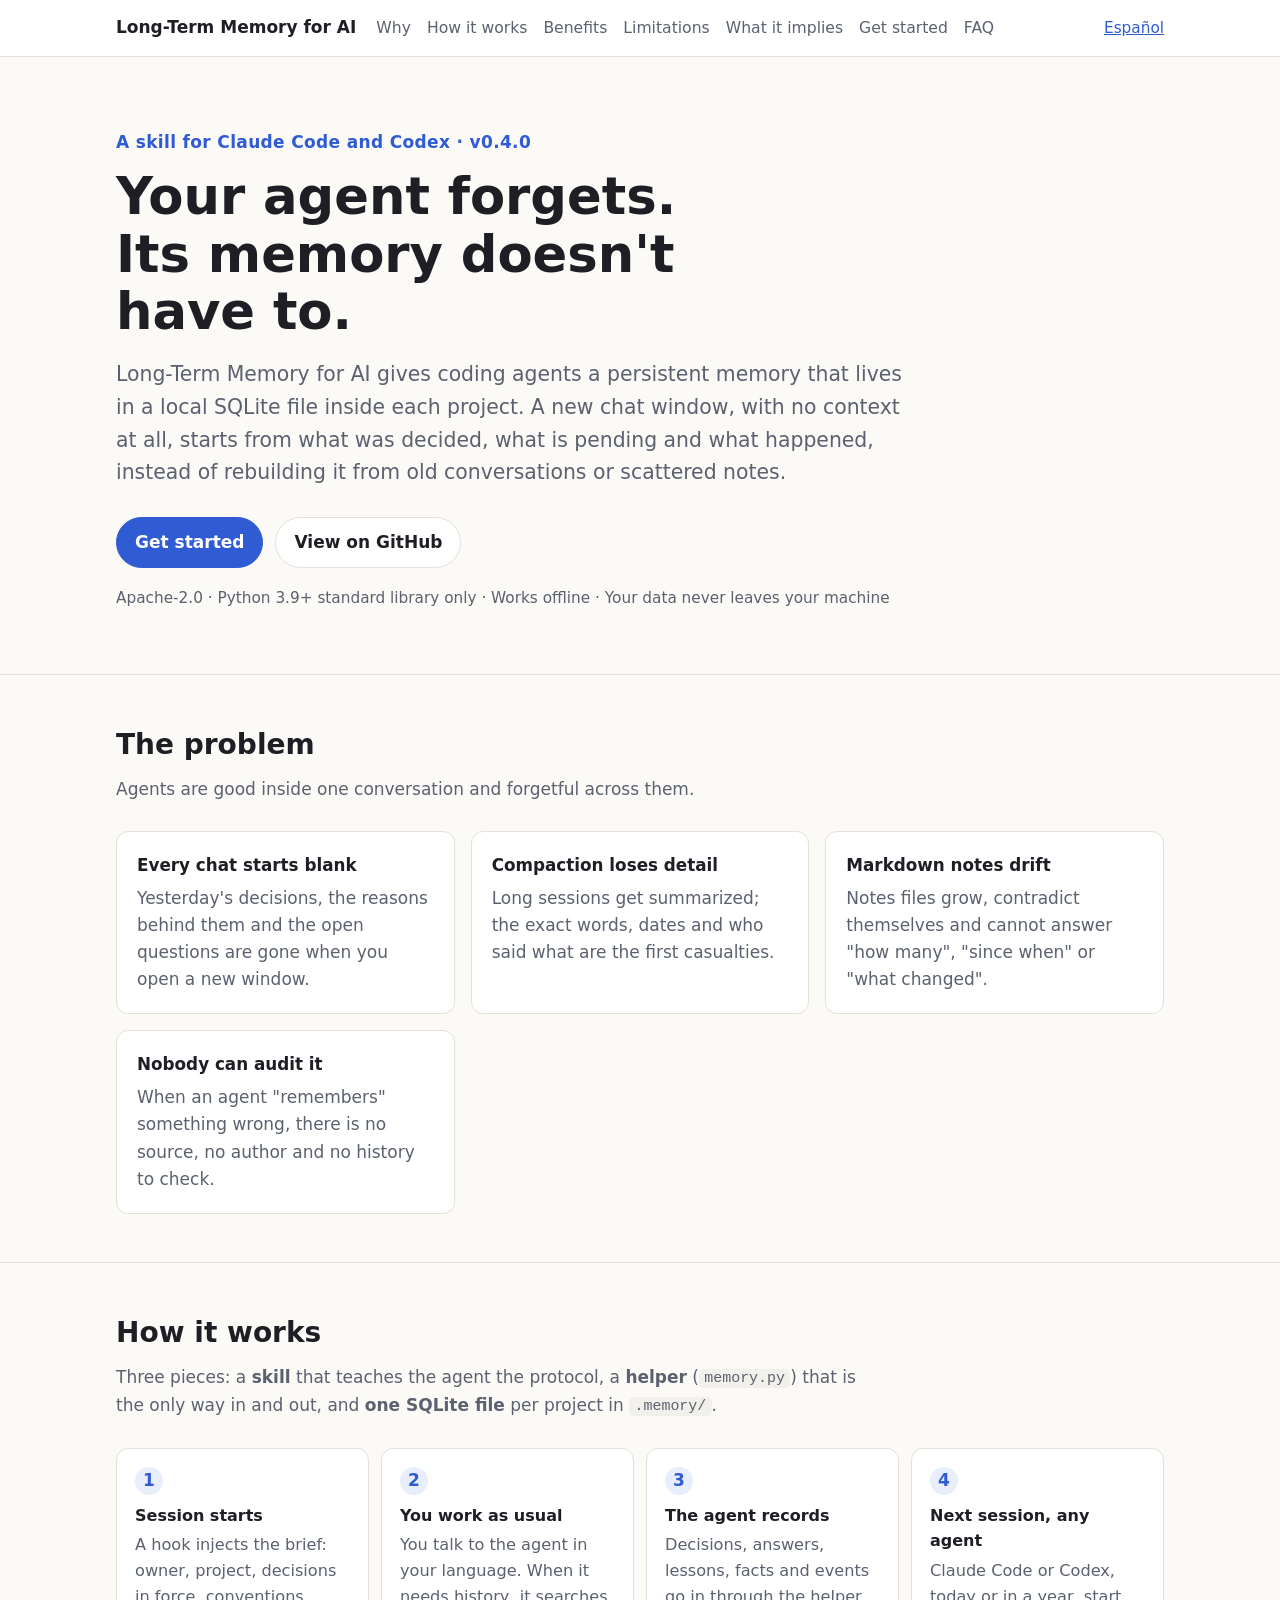
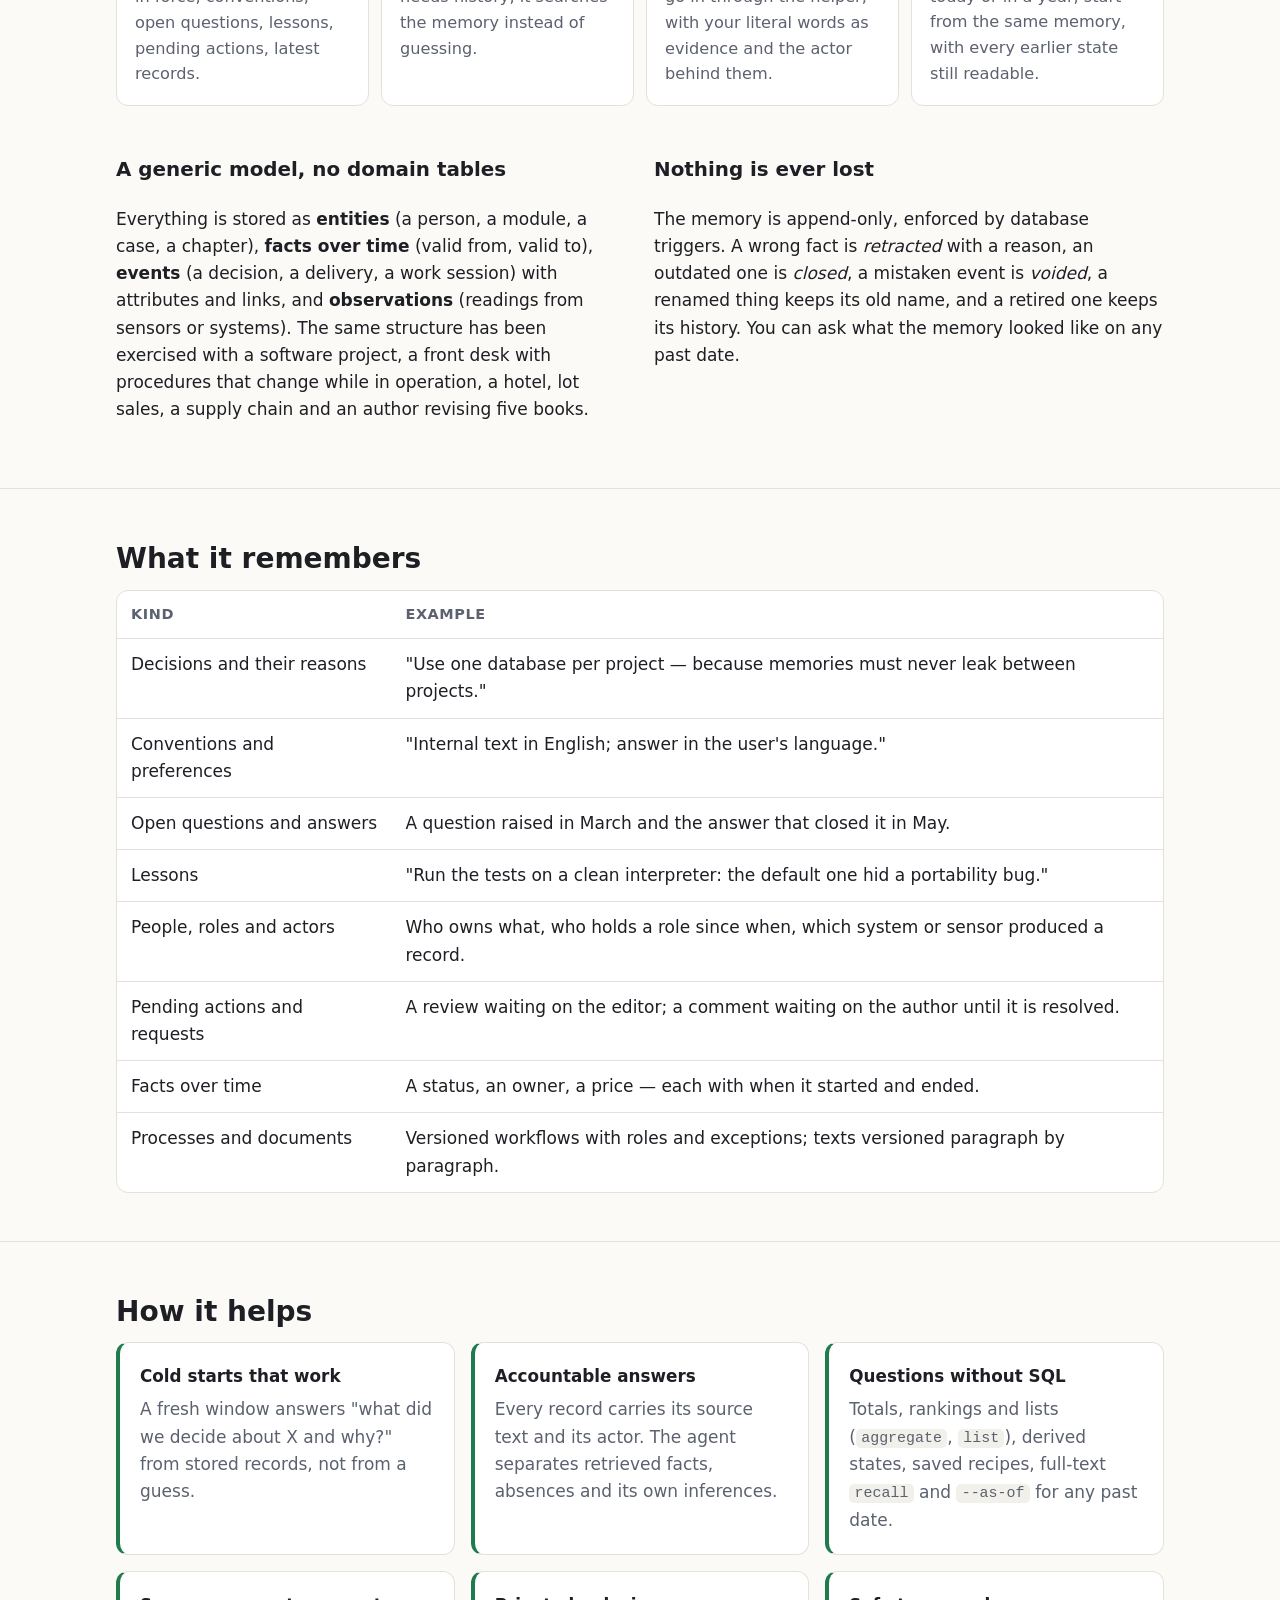
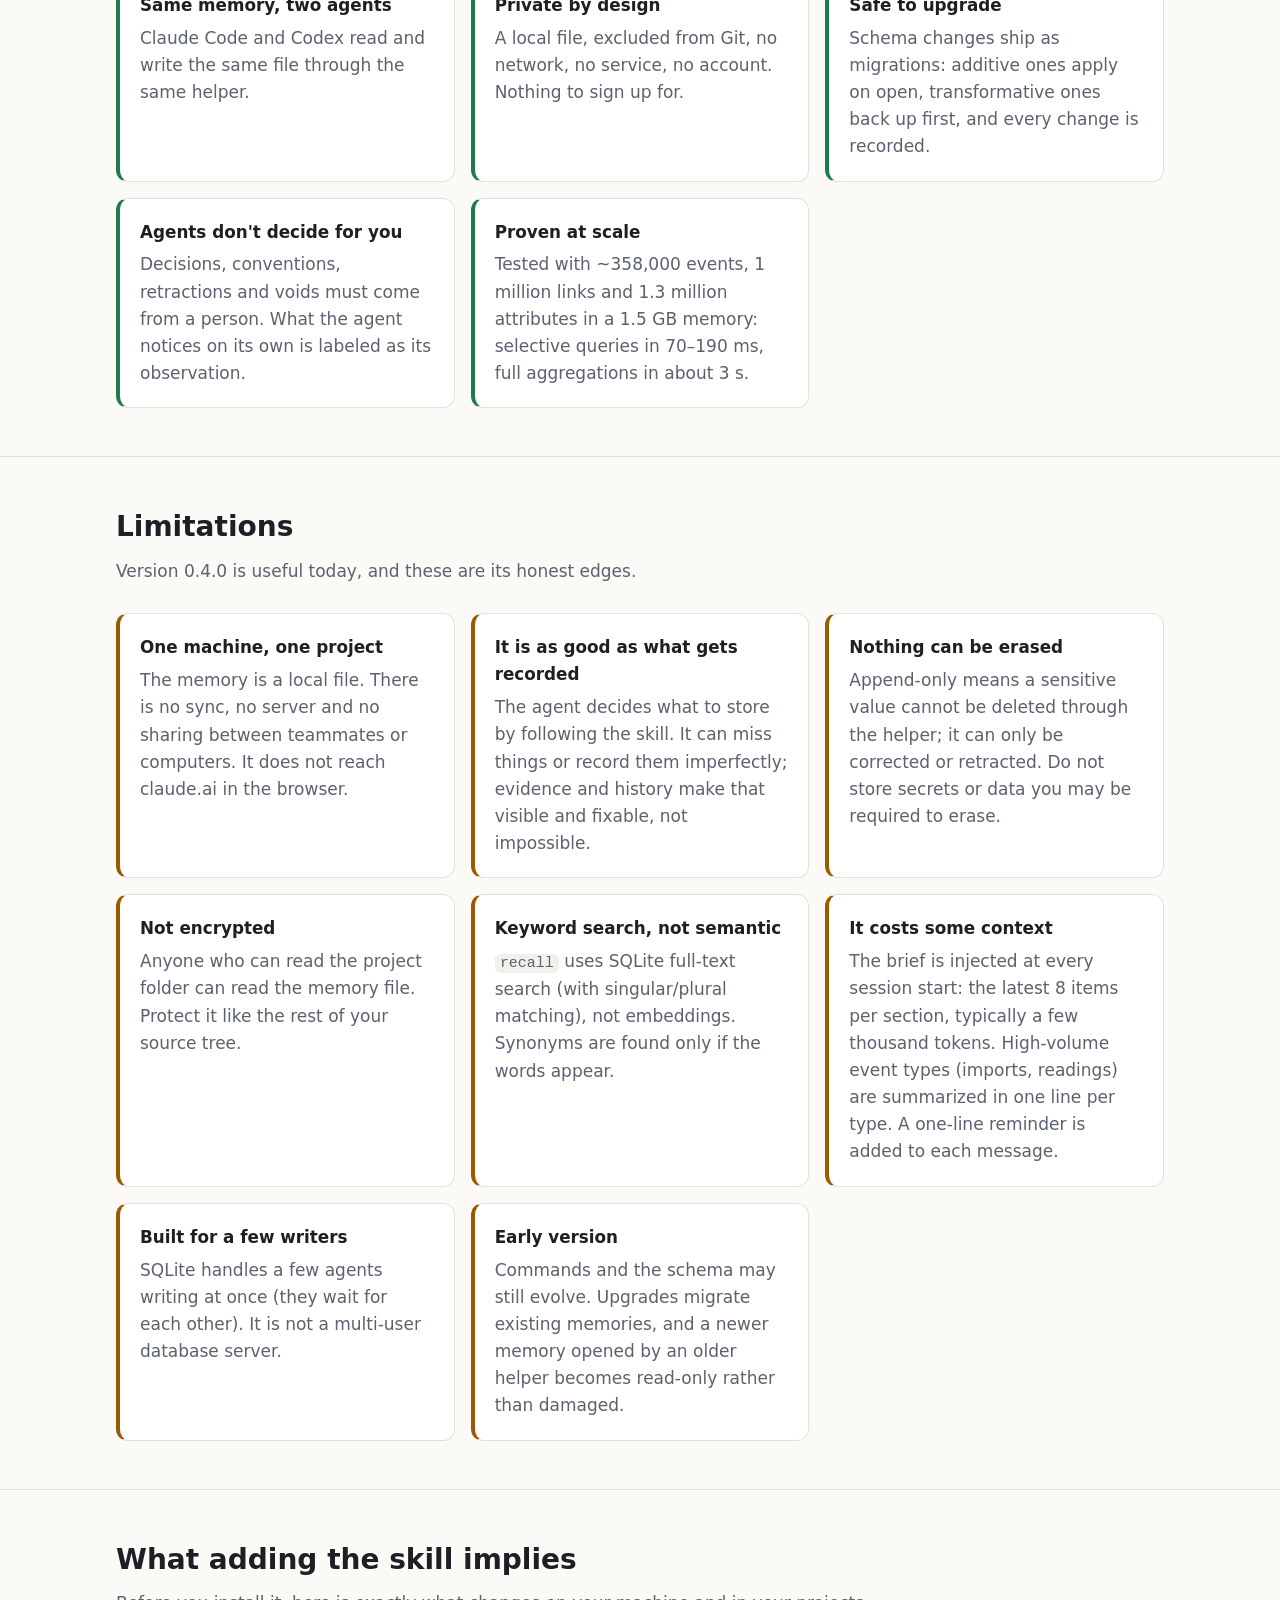
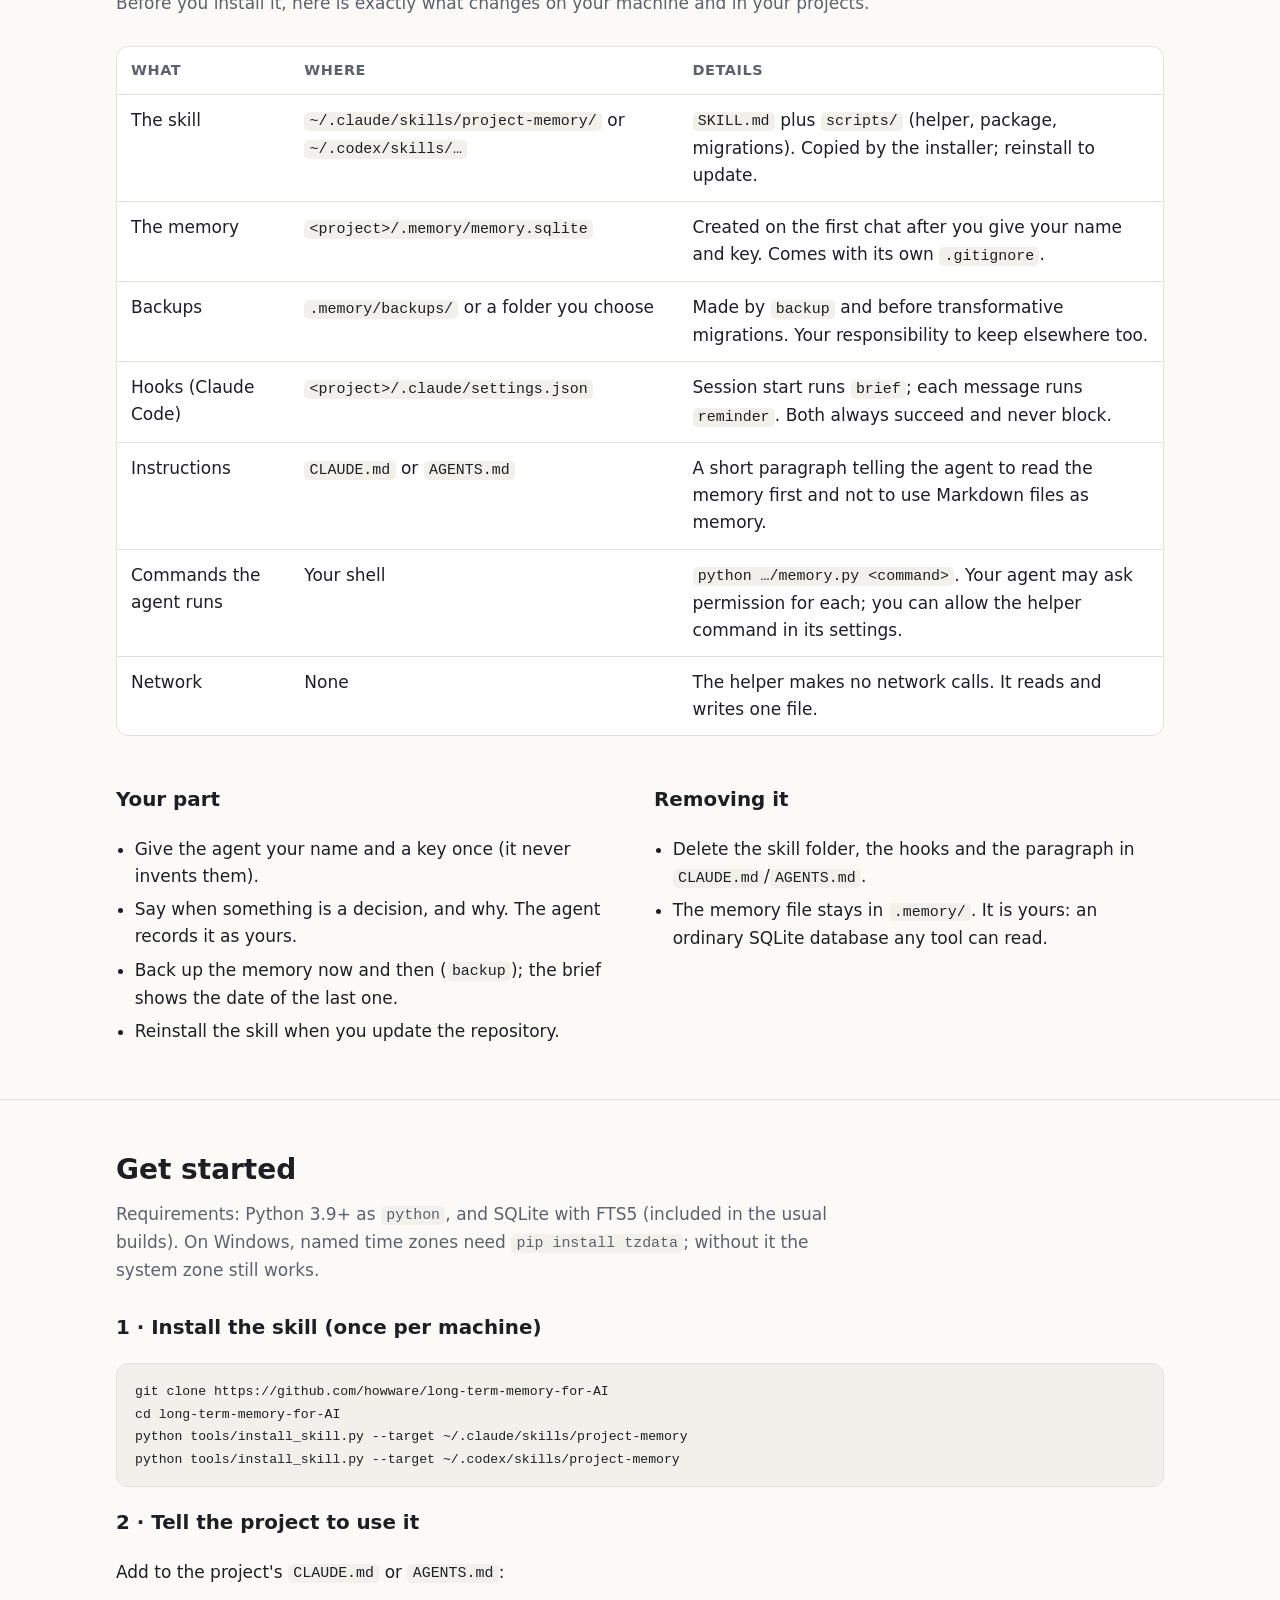
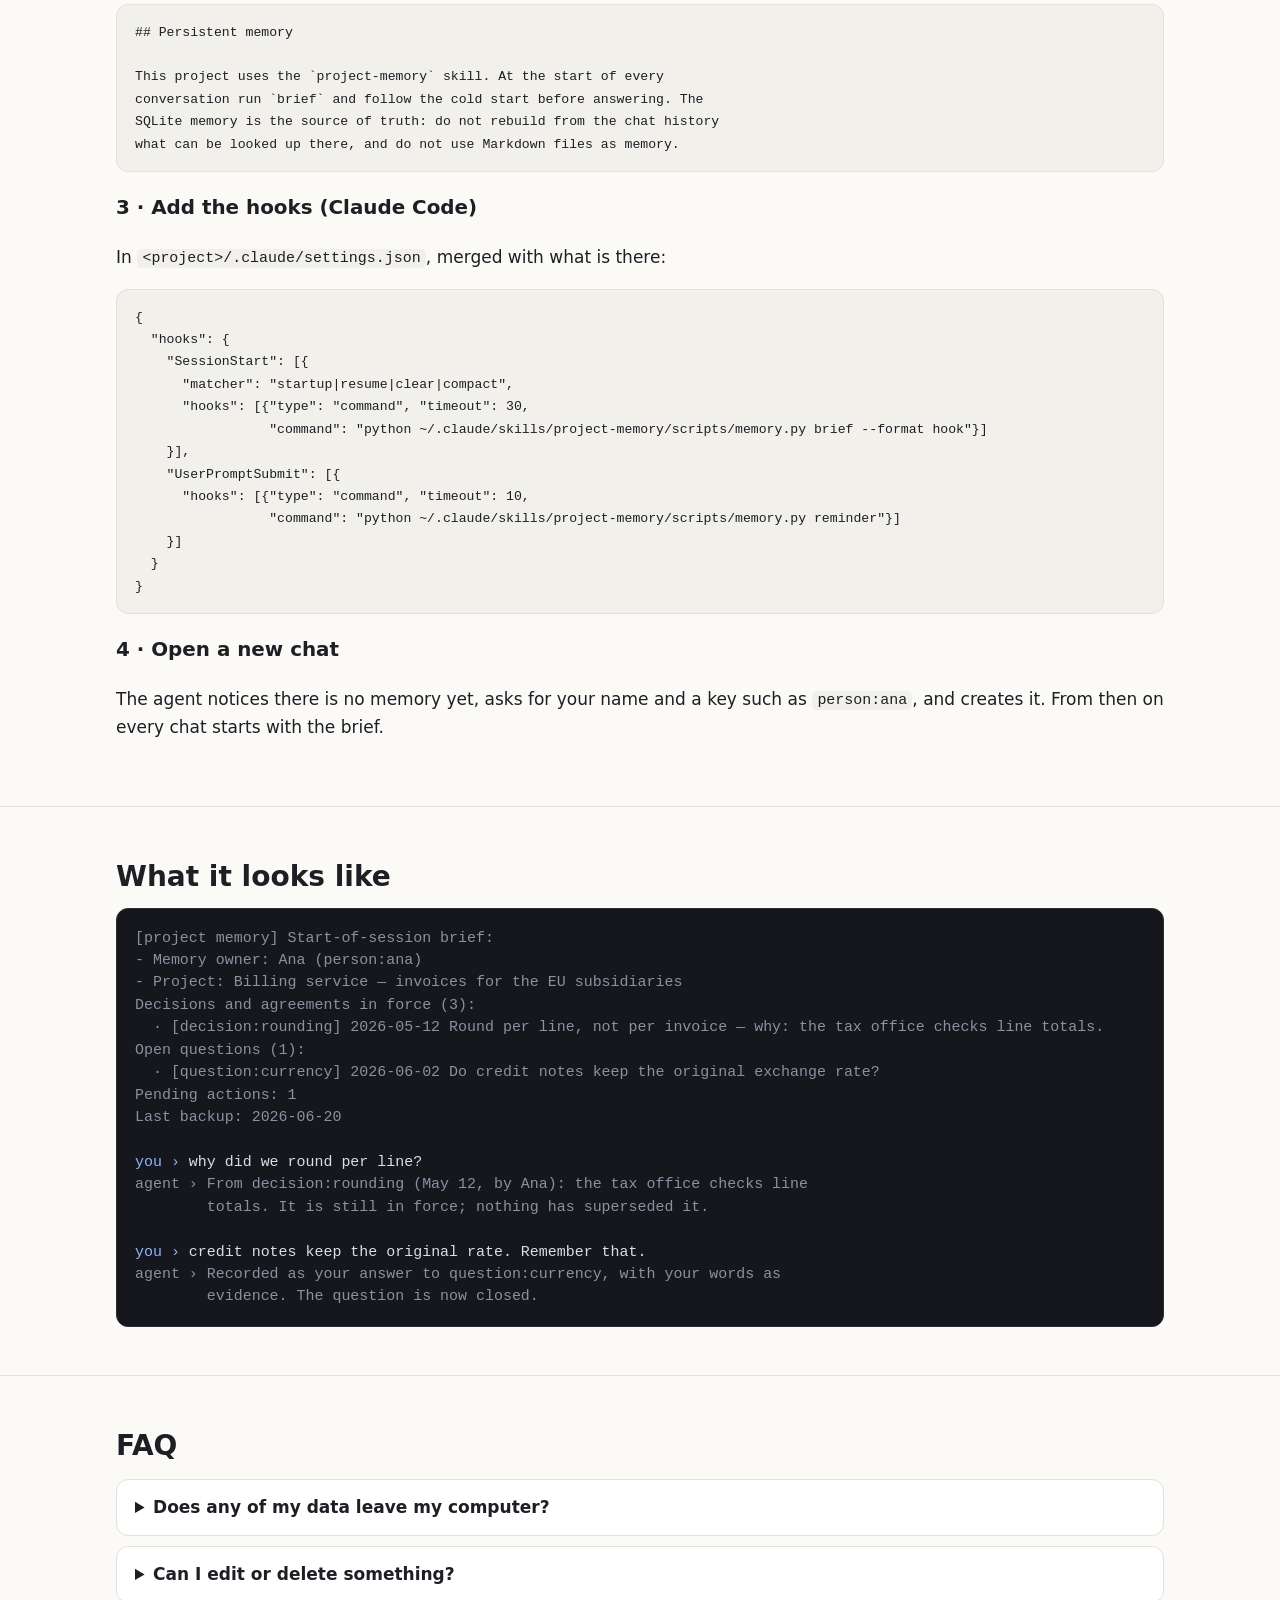
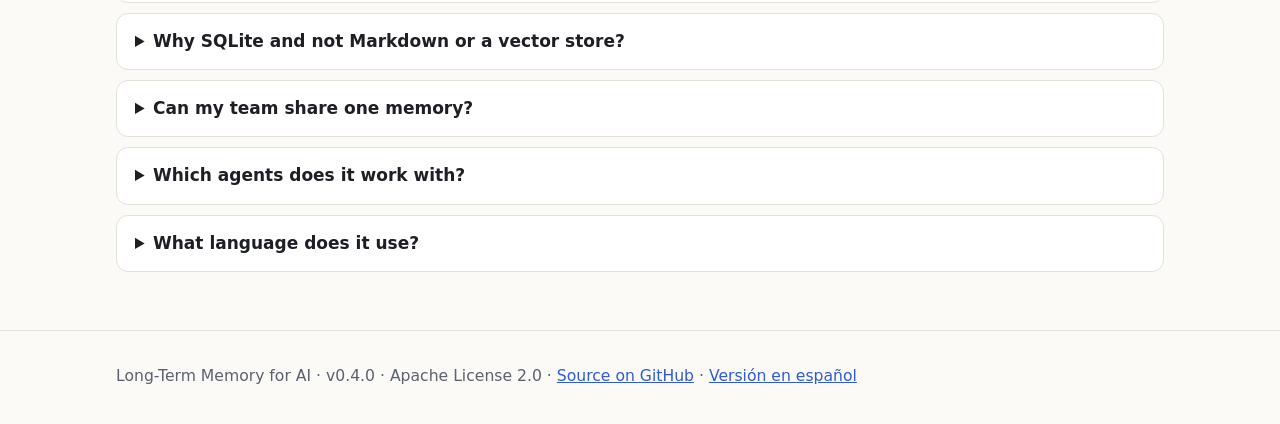
<file: docs/index.html>
<!doctype html>
<html lang="en">
<head>
<meta charset="utf-8">
<meta name="viewport" content="width=device-width, initial-scale=1">
<title>Long-Term Memory for AI</title>
<meta name="description" content="A persistent, local, append-only SQLite memory for AI coding agents (Claude Code and Codex): what it is, how it helps, its limits and what adding the skill implies.">
<link rel="stylesheet" href="assets/style.css">
<link rel="alternate" hreflang="es" href="es/">
</head>
<body>

<header class="top">
  <div class="wrap">
    <a class="brand" href="./">Long-Term Memory for AI</a>
    <nav>
      <a href="#problem">Why</a>
      <a href="#how">How it works</a>
      <a href="#benefits">Benefits</a>
      <a href="#limits">Limitations</a>
      <a href="#implies">What it implies</a>
      <a href="#start">Get started</a>
      <a href="#faq">FAQ</a>
    </nav>
    <a class="lang" href="es/">Español</a>
  </div>
</header>

<main>
<div class="wrap hero">
  <p class="eyebrow">A skill for Claude Code and Codex · v0.4.0</p>
  <h1>Your agent forgets. Its memory doesn't have to.</h1>
  <p class="lead">Long-Term Memory for AI gives coding agents a persistent memory that lives in a local SQLite
    file inside each project. A new chat window, with no context at all, starts from what was decided,
    what is pending and what happened, instead of rebuilding it from old conversations or scattered notes.</p>
  <div class="actions">
    <a class="button primary" href="#start">Get started</a>
    <a class="button" href="https://github.com/howware/long-term-memory-for-AI">View on GitHub</a>
  </div>
  <p class="meta">Apache-2.0 · Python 3.9+ standard library only · Works offline · Your data never leaves your machine</p>
</div>

<section id="problem">
  <div class="wrap">
    <h2>The problem</h2>
    <p class="intro">Agents are good inside one conversation and forgetful across them.</p>
    <div class="grid">
      <div class="card"><h3>Every chat starts blank</h3><p>Yesterday's decisions, the reasons behind them and the open questions are gone when you open a new window.</p></div>
      <div class="card"><h3>Compaction loses detail</h3><p>Long sessions get summarized; the exact words, dates and who said what are the first casualties.</p></div>
      <div class="card"><h3>Markdown notes drift</h3><p>Notes files grow, contradict themselves and cannot answer "how many", "since when" or "what changed".</p></div>
      <div class="card"><h3>Nobody can audit it</h3><p>When an agent "remembers" something wrong, there is no source, no author and no history to check.</p></div>
    </div>
  </div>
</section>

<section id="how">
  <div class="wrap">
    <h2>How it works</h2>
    <p class="intro">Three pieces: a <strong>skill</strong> that teaches the agent the protocol, a <strong>helper</strong>
      (<code>memory.py</code>) that is the only way in and out, and <strong>one SQLite file</strong> per project in
      <code>.memory/</code>.</p>
    <div class="flow">
      <div class="step"><h3>Session starts</h3><p>A hook injects the brief: owner, project, decisions in force, conventions, open questions, lessons, pending actions, latest records.</p></div>
      <div class="step"><h3>You work as usual</h3><p>You talk to the agent in your language. When it needs history, it searches the memory instead of guessing.</p></div>
      <div class="step"><h3>The agent records</h3><p>Decisions, answers, lessons, facts and events go in through the helper, with your literal words as evidence and the actor behind them.</p></div>
      <div class="step"><h3>Next session, any agent</h3><p>Claude Code or Codex, today or in a year, start from the same memory, with every earlier state still readable.</p></div>
    </div>
    <div class="two" style="margin-top:28px">
      <div>
        <h3>A generic model, no domain tables</h3>
        <p>Everything is stored as <strong>entities</strong> (a person, a module, a case, a chapter), <strong>facts over time</strong>
          (valid from, valid to), <strong>events</strong> (a decision, a delivery, a work session) with attributes and links,
          and <strong>observations</strong> (readings from sensors or systems). The same structure has been exercised with a
          software project, a front desk with procedures that change while in operation, a hotel, lot sales, a supply chain
          and an author revising five books.</p>
      </div>
      <div>
        <h3>Nothing is ever lost</h3>
        <p>The memory is append-only, enforced by database triggers. A wrong fact is <em>retracted</em> with a reason, an
          outdated one is <em>closed</em>, a mistaken event is <em>voided</em>, a renamed thing keeps its old name, and a
          retired one keeps its history. You can ask what the memory looked like on any past date.</p>
      </div>
    </div>
  </div>
</section>

<section id="remembers">
  <div class="wrap">
    <h2>What it remembers</h2>
    <div class="table-wrap">
      <table>
        <thead><tr><th>Kind</th><th>Example</th></tr></thead>
        <tbody>
          <tr><td>Decisions and their reasons</td><td>"Use one database per project — because memories must never leak between projects."</td></tr>
          <tr><td>Conventions and preferences</td><td>"Internal text in English; answer in the user's language."</td></tr>
          <tr><td>Open questions and answers</td><td>A question raised in March and the answer that closed it in May.</td></tr>
          <tr><td>Lessons</td><td>"Run the tests on a clean interpreter: the default one hid a portability bug."</td></tr>
          <tr><td>People, roles and actors</td><td>Who owns what, who holds a role since when, which system or sensor produced a record.</td></tr>
          <tr><td>Pending actions and requests</td><td>A review waiting on the editor; a comment waiting on the author until it is resolved.</td></tr>
          <tr><td>Facts over time</td><td>A status, an owner, a price — each with when it started and ended.</td></tr>
          <tr><td>Processes and documents</td><td>Versioned workflows with roles and exceptions; texts versioned paragraph by paragraph.</td></tr>
        </tbody>
      </table>
    </div>
  </div>
</section>

<section id="benefits">
  <div class="wrap">
    <h2>How it helps</h2>
    <div class="grid">
      <div class="card good"><h3>Cold starts that work</h3><p>A fresh window answers "what did we decide about X and why?" from stored records, not from a guess.</p></div>
      <div class="card good"><h3>Accountable answers</h3><p>Every record carries its source text and its actor. The agent separates retrieved facts, absences and its own inferences.</p></div>
      <div class="card good"><h3>Questions without SQL</h3><p>Totals, rankings and lists (<code>aggregate</code>, <code>list</code>), derived states, saved recipes, full-text <code>recall</code> and <code>--as-of</code> for any past date.</p></div>
      <div class="card good"><h3>Same memory, two agents</h3><p>Claude Code and Codex read and write the same file through the same helper.</p></div>
      <div class="card good"><h3>Private by design</h3><p>A local file, excluded from Git, no network, no service, no account. Nothing to sign up for.</p></div>
      <div class="card good"><h3>Safe to upgrade</h3><p>Schema changes ship as migrations: additive ones apply on open, transformative ones back up first, and every change is recorded.</p></div>
      <div class="card good"><h3>Agents don't decide for you</h3><p>Decisions, conventions, retractions and voids must come from a person. What the agent notices on its own is labeled as its observation.</p></div>
      <div class="card good"><h3>Proven at scale</h3><p>Tested with ~358,000 events, 1 million links and 1.3 million attributes in a 1.5 GB memory: selective queries in 70–190 ms, full aggregations in about 3 s.</p></div>
    </div>
  </div>
</section>

<section id="limits">
  <div class="wrap">
    <h2>Limitations</h2>
    <p class="intro">Version 0.4.0 is useful today, and these are its honest edges.</p>
    <div class="grid">
      <div class="card warn"><h3>One machine, one project</h3><p>The memory is a local file. There is no sync, no server and no sharing between teammates or computers. It does not reach claude.ai in the browser.</p></div>
      <div class="card warn"><h3>It is as good as what gets recorded</h3><p>The agent decides what to store by following the skill. It can miss things or record them imperfectly; evidence and history make that visible and fixable, not impossible.</p></div>
      <div class="card warn"><h3>Nothing can be erased</h3><p>Append-only means a sensitive value cannot be deleted through the helper; it can only be corrected or retracted. Do not store secrets or data you may be required to erase.</p></div>
      <div class="card warn"><h3>Not encrypted</h3><p>Anyone who can read the project folder can read the memory file. Protect it like the rest of your source tree.</p></div>
      <div class="card warn"><h3>Keyword search, not semantic</h3><p><code>recall</code> uses SQLite full-text search (with singular/plural matching), not embeddings. Synonyms are found only if the words appear.</p></div>
      <div class="card warn"><h3>It costs some context</h3><p>The brief is injected at every session start: the latest 8 items per section, typically a few thousand tokens. High-volume event types (imports, readings) are summarized in one line per type. A one-line reminder is added to each message.</p></div>
      <div class="card warn"><h3>Built for a few writers</h3><p>SQLite handles a few agents writing at once (they wait for each other). It is not a multi-user database server.</p></div>
      <div class="card warn"><h3>Early version</h3><p>Commands and the schema may still evolve. Upgrades migrate existing memories, and a newer memory opened by an older helper becomes read-only rather than damaged.</p></div>
    </div>
  </div>
</section>

<section id="implies">
  <div class="wrap">
    <h2>What adding the skill implies</h2>
    <p class="intro">Before you install it, here is exactly what changes on your machine and in your projects.</p>
    <div class="table-wrap">
      <table>
        <thead><tr><th>What</th><th>Where</th><th>Details</th></tr></thead>
        <tbody>
          <tr><td>The skill</td><td><code>~/.claude/skills/project-memory/</code> or <code>~/.codex/skills/…</code></td><td><code>SKILL.md</code> plus <code>scripts/</code> (helper, package, migrations). Copied by the installer; reinstall to update.</td></tr>
          <tr><td>The memory</td><td><code>&lt;project&gt;/.memory/memory.sqlite</code></td><td>Created on the first chat after you give your name and key. Comes with its own <code>.gitignore</code>.</td></tr>
          <tr><td>Backups</td><td><code>.memory/backups/</code> or a folder you choose</td><td>Made by <code>backup</code> and before transformative migrations. Your responsibility to keep elsewhere too.</td></tr>
          <tr><td>Hooks (Claude Code)</td><td><code>&lt;project&gt;/.claude/settings.json</code></td><td>Session start runs <code>brief</code>; each message runs <code>reminder</code>. Both always succeed and never block.</td></tr>
          <tr><td>Instructions</td><td><code>CLAUDE.md</code> or <code>AGENTS.md</code></td><td>A short paragraph telling the agent to read the memory first and not to use Markdown files as memory.</td></tr>
          <tr><td>Commands the agent runs</td><td>Your shell</td><td><code>python …/memory.py &lt;command&gt;</code>. Your agent may ask permission for each; you can allow the helper command in its settings.</td></tr>
          <tr><td>Network</td><td>None</td><td>The helper makes no network calls. It reads and writes one file.</td></tr>
        </tbody>
      </table>
    </div>
    <div class="two" style="margin-top:28px">
      <div>
        <h3>Your part</h3>
        <ul class="clean">
          <li>Give the agent your name and a key once (it never invents them).</li>
          <li>Say when something is a decision, and why. The agent records it as yours.</li>
          <li>Back up the memory now and then (<code>backup</code>); the brief shows the date of the last one.</li>
          <li>Reinstall the skill when you update the repository.</li>
        </ul>
      </div>
      <div>
        <h3>Removing it</h3>
        <ul class="clean">
          <li>Delete the skill folder, the hooks and the paragraph in <code>CLAUDE.md</code>/<code>AGENTS.md</code>.</li>
          <li>The memory file stays in <code>.memory/</code>. It is yours: an ordinary SQLite database any tool can read.</li>
        </ul>
      </div>
    </div>
  </div>
</section>

<section id="start">
  <div class="wrap">
    <h2>Get started</h2>
    <p class="intro">Requirements: Python 3.9+ as <code>python</code>, and SQLite with FTS5 (included in the usual builds).
      On Windows, named time zones need <code>pip install tzdata</code>; without it the system zone still works.</p>
    <h3>1 · Install the skill (once per machine)</h3>
<pre><code>git clone https://github.com/howware/long-term-memory-for-AI
cd long-term-memory-for-AI
python tools/install_skill.py --target ~/.claude/skills/project-memory
python tools/install_skill.py --target ~/.codex/skills/project-memory</code></pre>
    <h3>2 · Tell the project to use it</h3>
    <p>Add to the project's <code>CLAUDE.md</code> or <code>AGENTS.md</code>:</p>
<pre><code>## Persistent memory

This project uses the `project-memory` skill. At the start of every
conversation run `brief` and follow the cold start before answering. The
SQLite memory is the source of truth: do not rebuild from the chat history
what can be looked up there, and do not use Markdown files as memory.</code></pre>
    <h3>3 · Add the hooks (Claude Code)</h3>
    <p>In <code>&lt;project&gt;/.claude/settings.json</code>, merged with what is there:</p>
<pre><code>{
  "hooks": {
    "SessionStart": [{
      "matcher": "startup|resume|clear|compact",
      "hooks": [{"type": "command", "timeout": 30,
                 "command": "python ~/.claude/skills/project-memory/scripts/memory.py brief --format hook"}]
    }],
    "UserPromptSubmit": [{
      "hooks": [{"type": "command", "timeout": 10,
                 "command": "python ~/.claude/skills/project-memory/scripts/memory.py reminder"}]
    }]
  }
}</code></pre>
    <h3>4 · Open a new chat</h3>
    <p>The agent notices there is no memory yet, asks for your name and a key such as <code>person:ana</code>, and creates it.
      From then on every chat starts with the brief.</p>
  </div>
</section>

<section id="example">
  <div class="wrap">
    <h2>What it looks like</h2>
    <div class="terminal"><pre><span class="dim">[project memory] Start-of-session brief:
- Memory owner: Ana (person:ana)
- Project: Billing service — invoices for the EU subsidiaries
Decisions and agreements in force (3):
  · [decision:rounding] 2026-05-12 Round per line, not per invoice — why: the tax office checks line totals.
Open questions (1):
  · [question:currency] 2026-06-02 Do credit notes keep the original exchange rate?
Pending actions: 1
Last backup: 2026-06-20</span>

<span class="you">you ›</span> why did we round per line?
<span class="dim">agent › From decision:rounding (May 12, by Ana): the tax office checks line
        totals. It is still in force; nothing has superseded it.</span>

<span class="you">you ›</span> credit notes keep the original rate. Remember that.
<span class="dim">agent › Recorded as your answer to question:currency, with your words as
        evidence. The question is now closed.</span></pre></div>
  </div>
</section>

<section id="faq">
  <div class="wrap">
    <h2>FAQ</h2>
    <details><summary>Does any of my data leave my computer?</summary>
      <p>No. The helper has no network code. The agent itself still sends your conversation to its model provider as usual; the memory adds the brief and the results of the queries it runs to that conversation.</p></details>
    <details><summary>Can I edit or delete something?</summary>
      <p>You correct instead of deleting: close a fact that ended, retract one that was wrong (with a reason), void an event, rename or retire an entity. The history of every change stays readable.</p></details>
    <details><summary>Why SQLite and not Markdown or a vector store?</summary>
      <p>Because questions about a project are about facts, dates, owners, states and counts. SQLite answers them exactly, enforces append-only rules, needs no server and is a single portable file.</p></details>
    <details><summary>Can my team share one memory?</summary>
      <p>Not yet. The file is local and excluded from Git on purpose. Sharing would need sync and per-person access control, which this version does not provide.</p></details>
    <details><summary>Which agents does it work with?</summary>
      <p>Claude Code (with hooks) and Codex (through <code>AGENTS.md</code>). Any agent that can read a skill file and run shell commands can follow the same protocol.</p></details>
    <details><summary>What language does it use?</summary>
      <p>Everything stored is in English so any agent can read it; your literal words are kept as evidence in their original language, and the agent answers you in the language you are using.</p></details>
  </div>
</section>
</main>

<footer>
  <div class="wrap">
    Long-Term Memory for AI · v0.4.0 · Apache License 2.0 ·
    <a href="https://github.com/howware/long-term-memory-for-AI">Source on GitHub</a> ·
    <a href="es/">Versión en español</a>
  </div>
</footer>
</body>
</html>
</file>
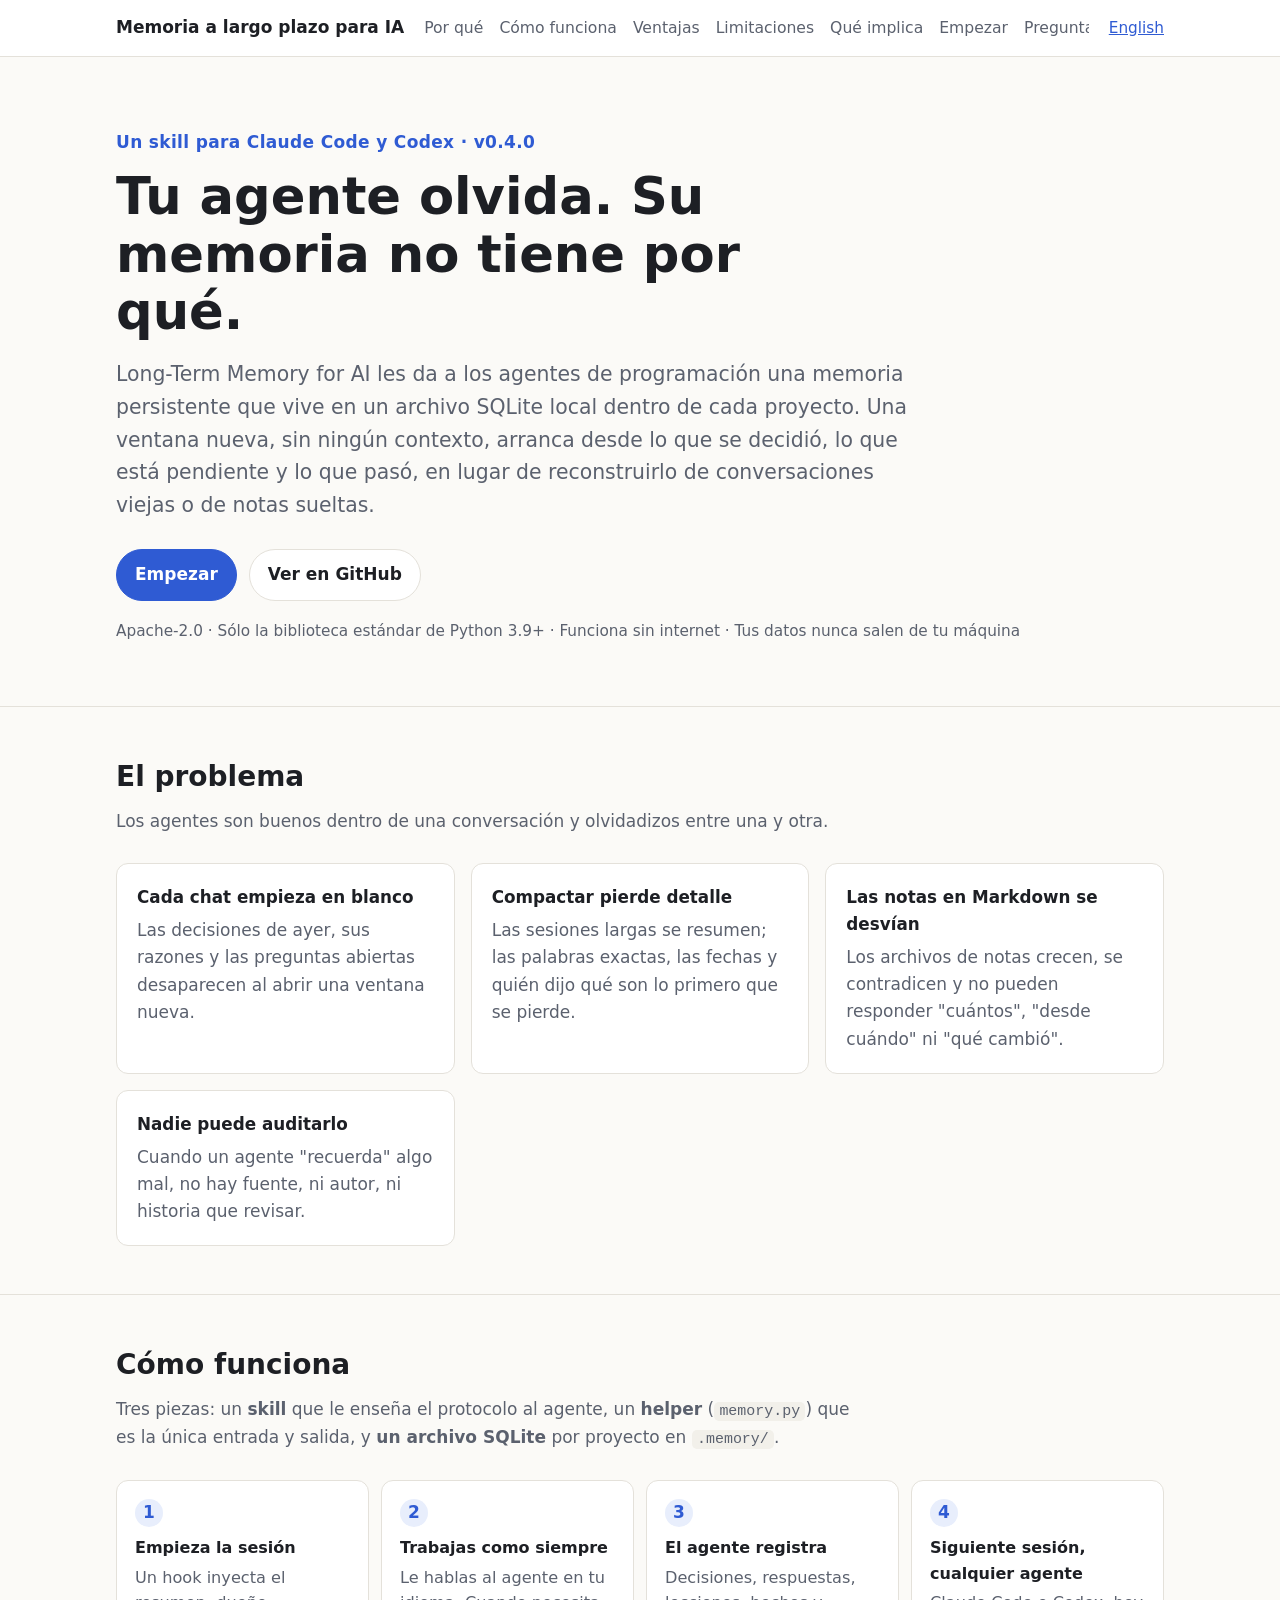
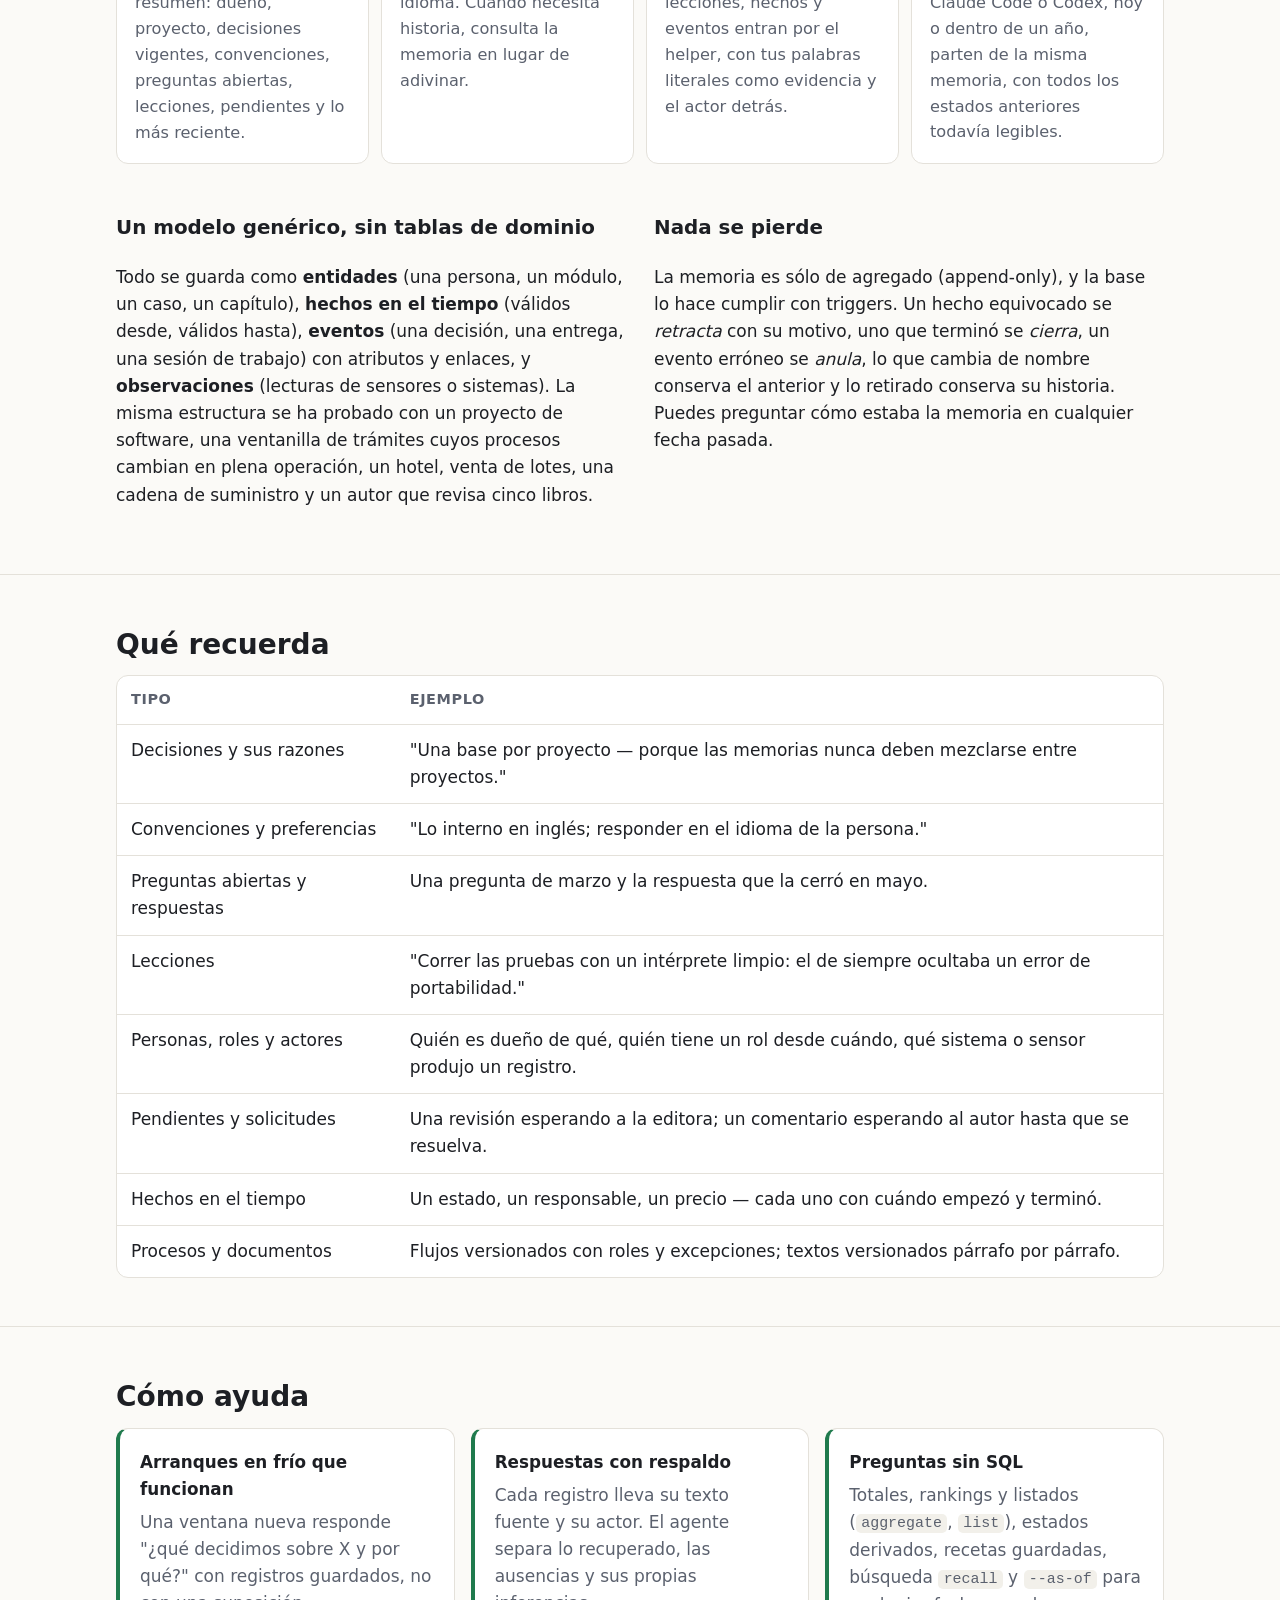
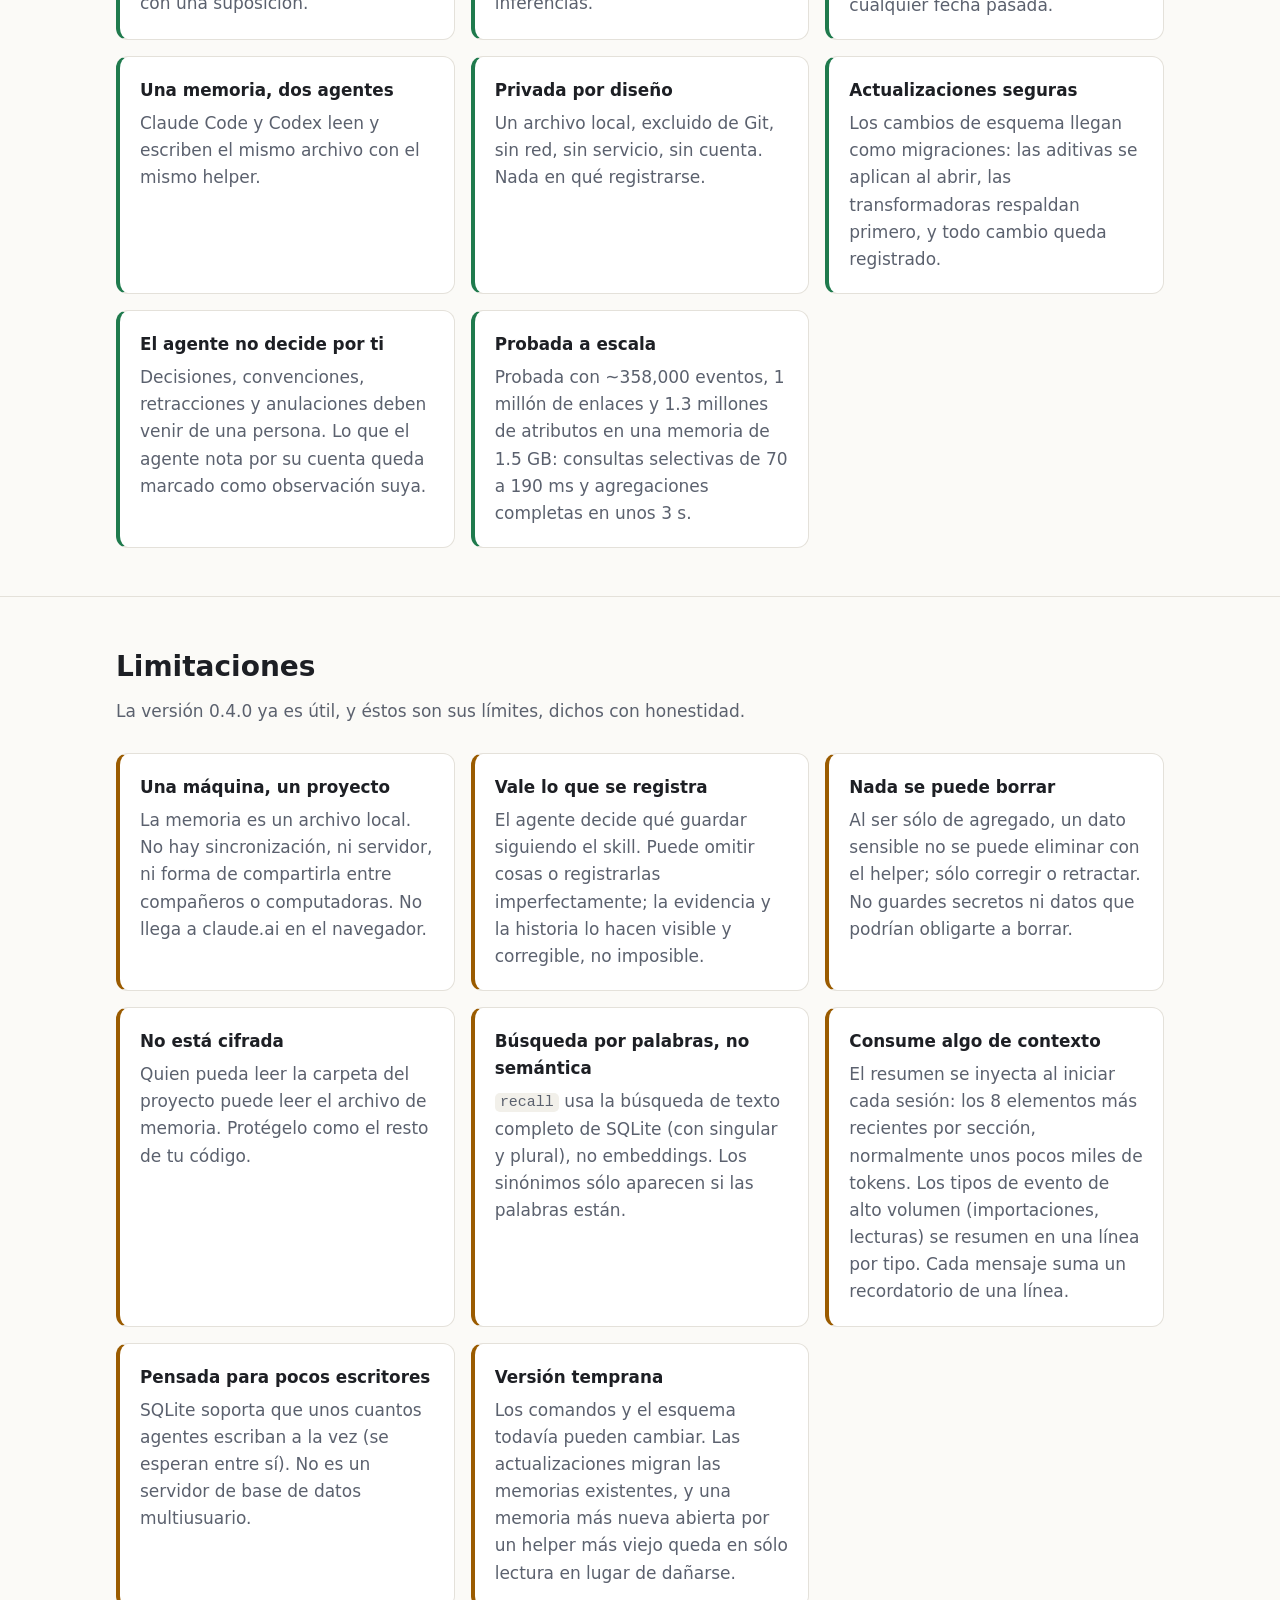
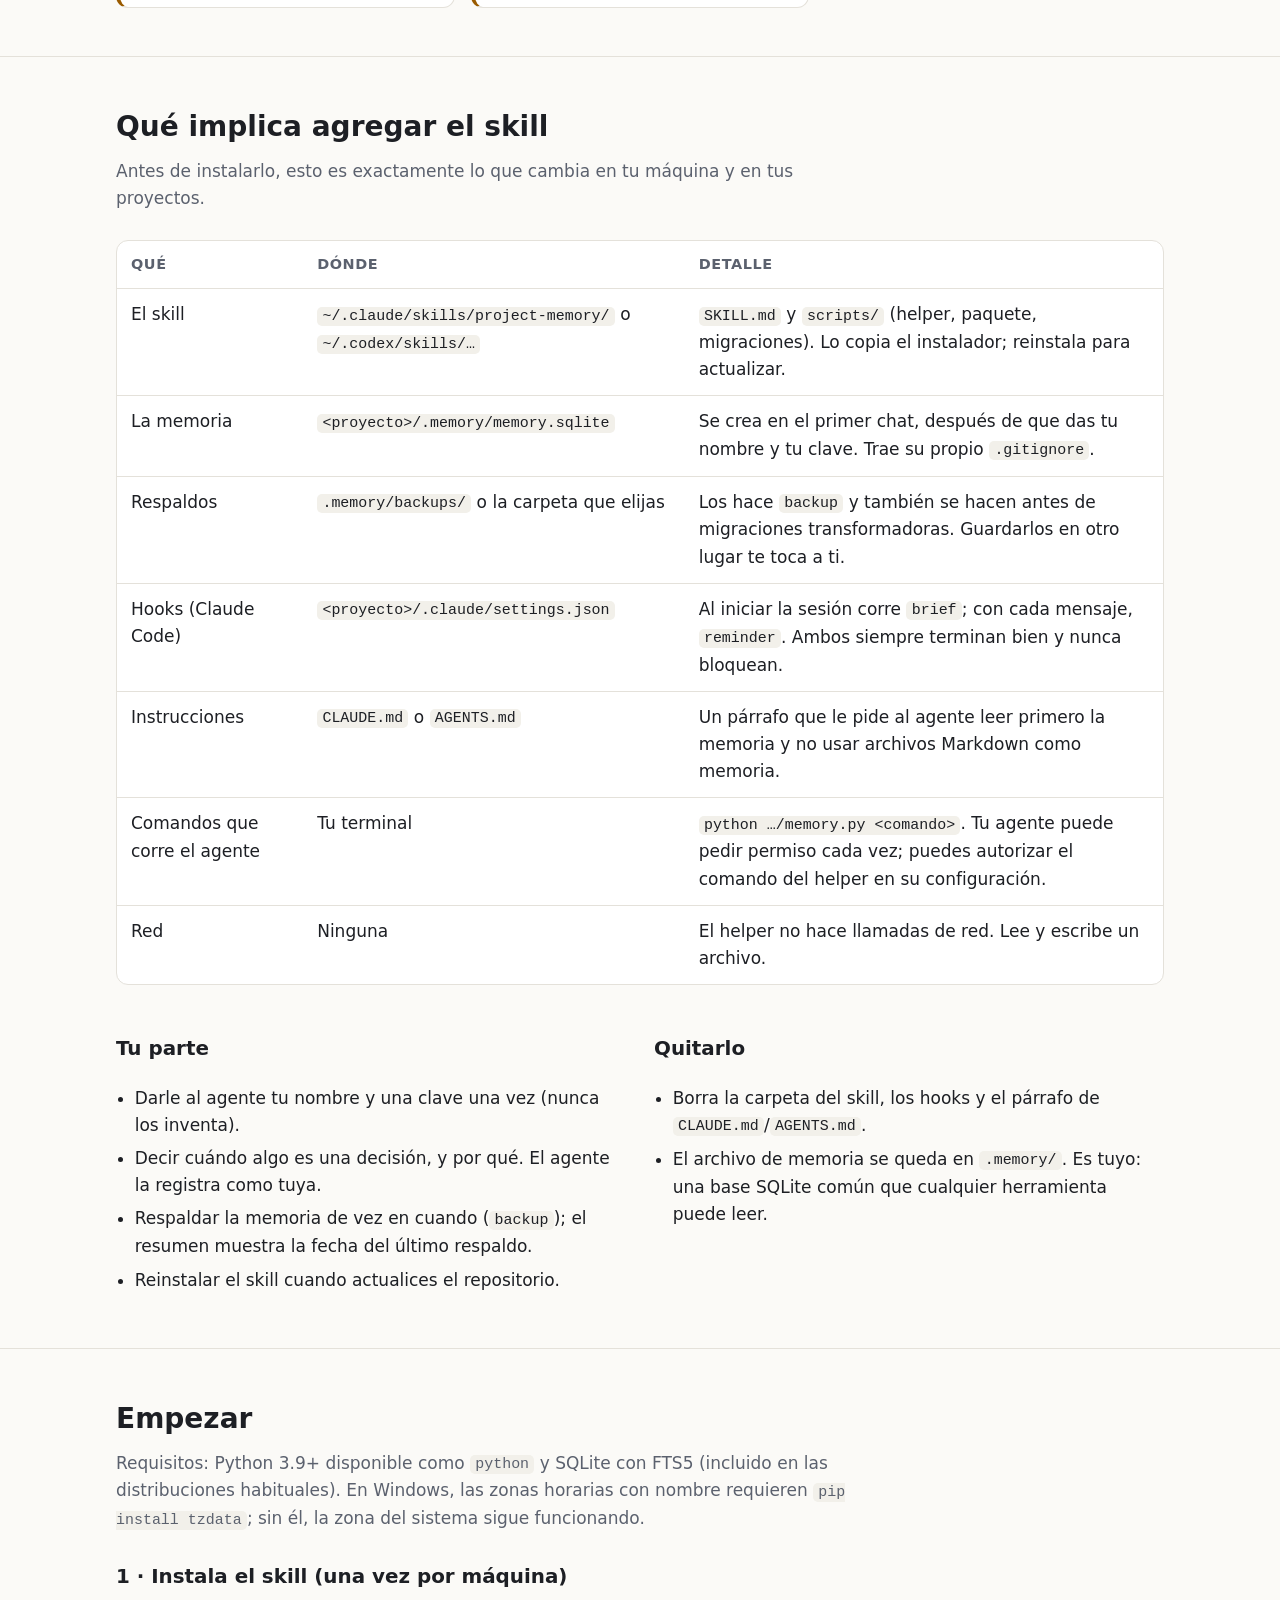
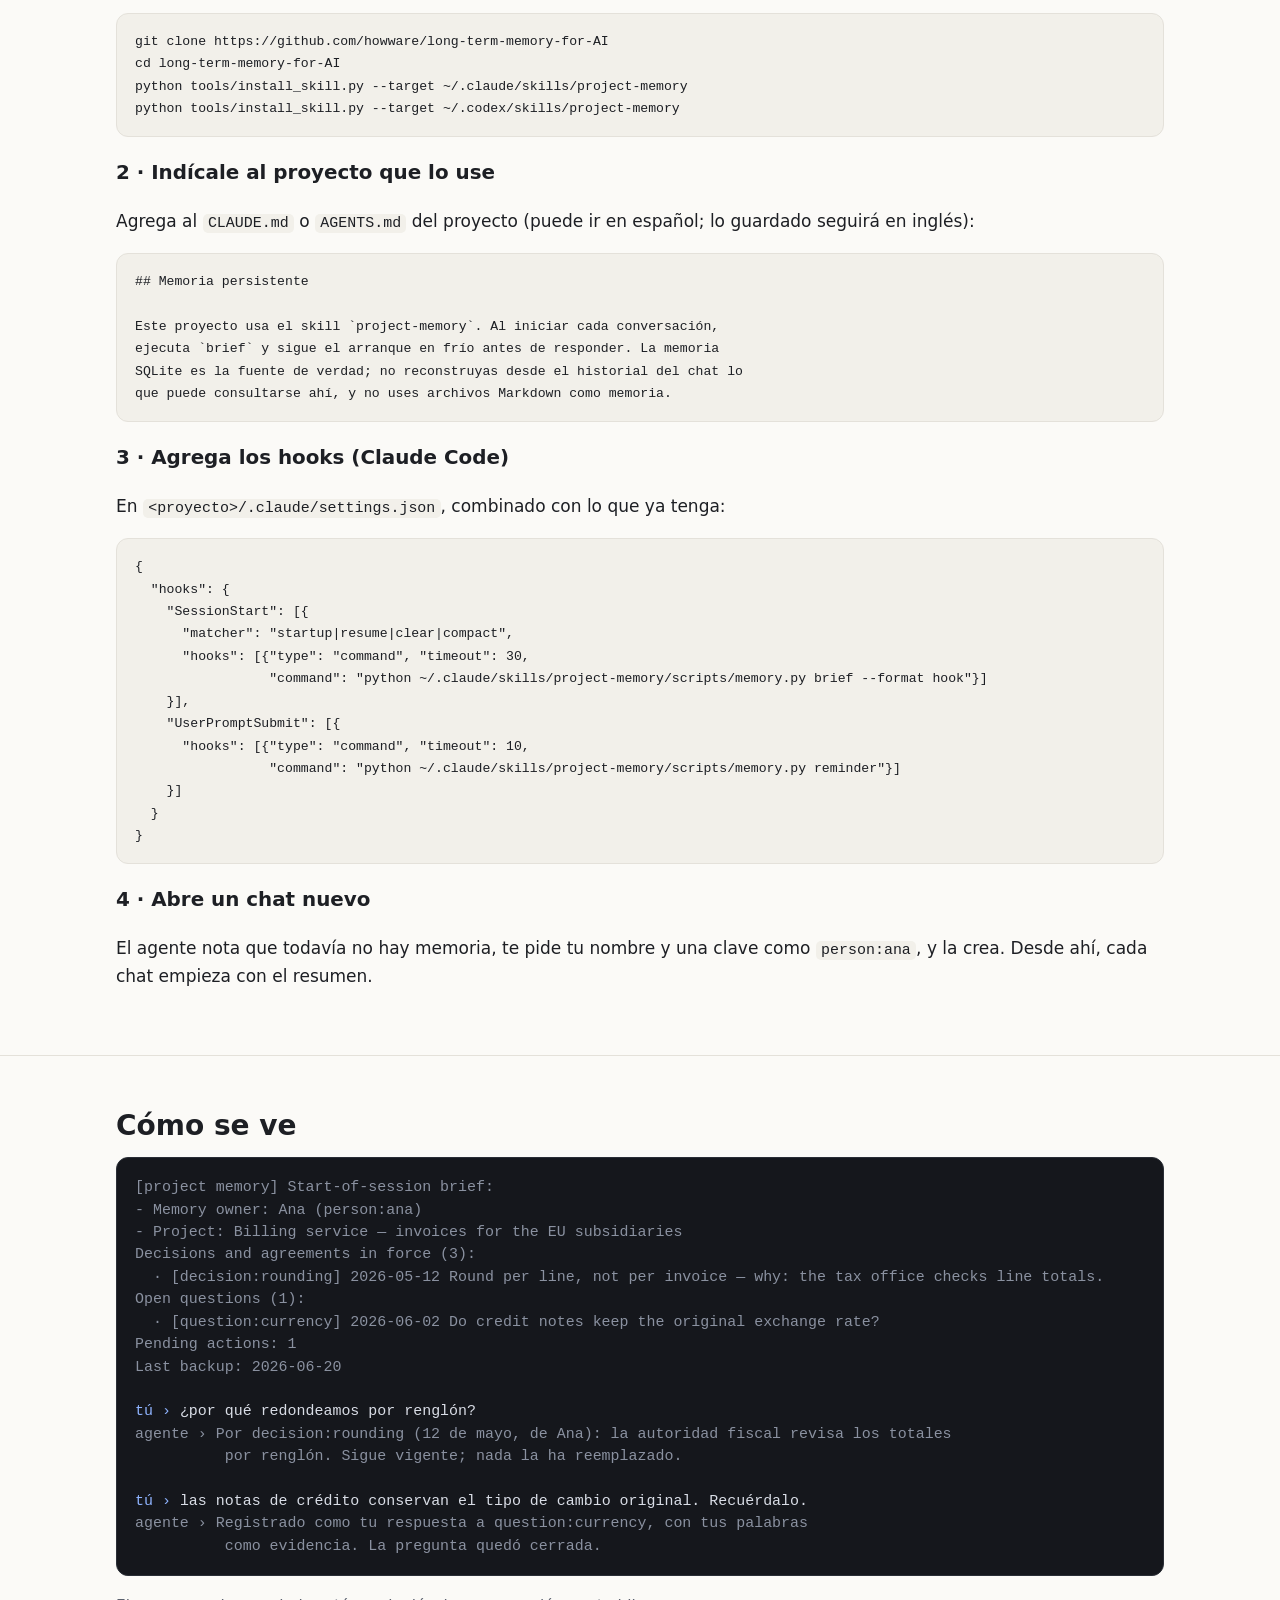
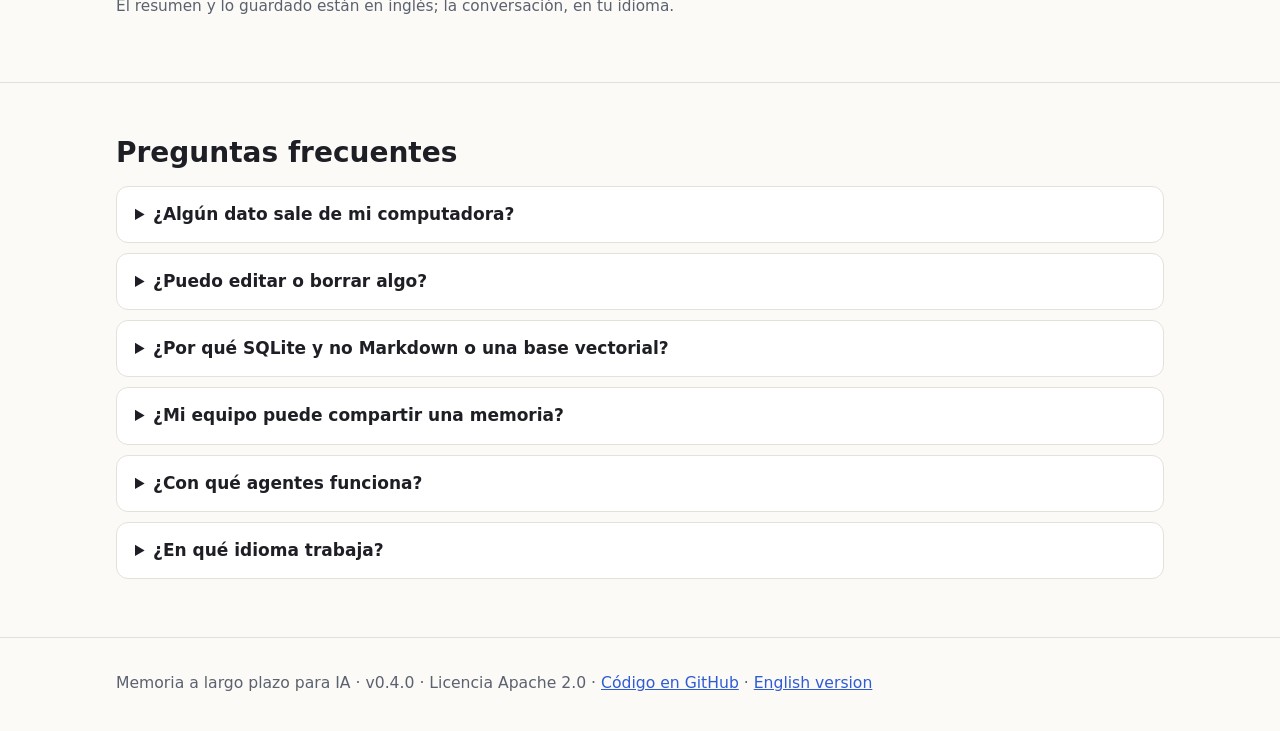
<file: docs/es/index.html>
<!doctype html>
<html lang="es">
<head>
<meta charset="utf-8">
<meta name="viewport" content="width=device-width, initial-scale=1">
<title>Memoria a largo plazo para IA</title>
<meta name="description" content="Una memoria SQLite persistente, local y sólo de agregado para agentes de programación (Claude Code y Codex): qué es, cómo ayuda, sus límites y qué implica agregar el skill.">
<link rel="stylesheet" href="../assets/style.css">
<link rel="alternate" hreflang="en" href="../">
</head>
<body>

<header class="top">
  <div class="wrap">
    <a class="brand" href="./">Memoria a largo plazo para IA</a>
    <nav>
      <a href="#problema">Por qué</a>
      <a href="#funcionamiento">Cómo funciona</a>
      <a href="#ventajas">Ventajas</a>
      <a href="#limitaciones">Limitaciones</a>
      <a href="#implica">Qué implica</a>
      <a href="#empezar">Empezar</a>
      <a href="#preguntas">Preguntas</a>
    </nav>
    <a class="lang" href="../">English</a>
  </div>
</header>

<main>
<div class="wrap hero">
  <p class="eyebrow">Un skill para Claude Code y Codex · v0.4.0</p>
  <h1>Tu agente olvida. Su memoria no tiene por qué.</h1>
  <p class="lead">Long-Term Memory for AI les da a los agentes de programación una memoria persistente que vive en un
    archivo SQLite local dentro de cada proyecto. Una ventana nueva, sin ningún contexto, arranca desde lo que se decidió,
    lo que está pendiente y lo que pasó, en lugar de reconstruirlo de conversaciones viejas o de notas sueltas.</p>
  <div class="actions">
    <a class="button primary" href="#empezar">Empezar</a>
    <a class="button" href="https://github.com/howware/long-term-memory-for-AI">Ver en GitHub</a>
  </div>
  <p class="meta">Apache-2.0 · Sólo la biblioteca estándar de Python 3.9+ · Funciona sin internet · Tus datos nunca salen de tu máquina</p>
</div>

<section id="problema">
  <div class="wrap">
    <h2>El problema</h2>
    <p class="intro">Los agentes son buenos dentro de una conversación y olvidadizos entre una y otra.</p>
    <div class="grid">
      <div class="card"><h3>Cada chat empieza en blanco</h3><p>Las decisiones de ayer, sus razones y las preguntas abiertas desaparecen al abrir una ventana nueva.</p></div>
      <div class="card"><h3>Compactar pierde detalle</h3><p>Las sesiones largas se resumen; las palabras exactas, las fechas y quién dijo qué son lo primero que se pierde.</p></div>
      <div class="card"><h3>Las notas en Markdown se desvían</h3><p>Los archivos de notas crecen, se contradicen y no pueden responder "cuántos", "desde cuándo" ni "qué cambió".</p></div>
      <div class="card"><h3>Nadie puede auditarlo</h3><p>Cuando un agente "recuerda" algo mal, no hay fuente, ni autor, ni historia que revisar.</p></div>
    </div>
  </div>
</section>

<section id="funcionamiento">
  <div class="wrap">
    <h2>Cómo funciona</h2>
    <p class="intro">Tres piezas: un <strong>skill</strong> que le enseña el protocolo al agente, un <strong>helper</strong>
      (<code>memory.py</code>) que es la única entrada y salida, y <strong>un archivo SQLite</strong> por proyecto en
      <code>.memory/</code>.</p>
    <div class="flow">
      <div class="step"><h3>Empieza la sesión</h3><p>Un hook inyecta el resumen: dueño, proyecto, decisiones vigentes, convenciones, preguntas abiertas, lecciones, pendientes y lo más reciente.</p></div>
      <div class="step"><h3>Trabajas como siempre</h3><p>Le hablas al agente en tu idioma. Cuando necesita historia, consulta la memoria en lugar de adivinar.</p></div>
      <div class="step"><h3>El agente registra</h3><p>Decisiones, respuestas, lecciones, hechos y eventos entran por el helper, con tus palabras literales como evidencia y el actor detrás.</p></div>
      <div class="step"><h3>Siguiente sesión, cualquier agente</h3><p>Claude Code o Codex, hoy o dentro de un año, parten de la misma memoria, con todos los estados anteriores todavía legibles.</p></div>
    </div>
    <div class="two" style="margin-top:28px">
      <div>
        <h3>Un modelo genérico, sin tablas de dominio</h3>
        <p>Todo se guarda como <strong>entidades</strong> (una persona, un módulo, un caso, un capítulo), <strong>hechos en el
          tiempo</strong> (válidos desde, válidos hasta), <strong>eventos</strong> (una decisión, una entrega, una sesión de
          trabajo) con atributos y enlaces, y <strong>observaciones</strong> (lecturas de sensores o sistemas). La misma
          estructura se ha probado con un proyecto de software, una ventanilla de trámites cuyos procesos cambian en plena
          operación, un hotel, venta de lotes, una cadena de suministro y un autor que revisa cinco libros.</p>
      </div>
      <div>
        <h3>Nada se pierde</h3>
        <p>La memoria es sólo de agregado (append-only), y la base lo hace cumplir con triggers. Un hecho equivocado se
          <em>retracta</em> con su motivo, uno que terminó se <em>cierra</em>, un evento erróneo se <em>anula</em>, lo que
          cambia de nombre conserva el anterior y lo retirado conserva su historia. Puedes preguntar cómo estaba la memoria
          en cualquier fecha pasada.</p>
      </div>
    </div>
  </div>
</section>

<section id="recuerda">
  <div class="wrap">
    <h2>Qué recuerda</h2>
    <div class="table-wrap">
      <table>
        <thead><tr><th>Tipo</th><th>Ejemplo</th></tr></thead>
        <tbody>
          <tr><td>Decisiones y sus razones</td><td>"Una base por proyecto — porque las memorias nunca deben mezclarse entre proyectos."</td></tr>
          <tr><td>Convenciones y preferencias</td><td>"Lo interno en inglés; responder en el idioma de la persona."</td></tr>
          <tr><td>Preguntas abiertas y respuestas</td><td>Una pregunta de marzo y la respuesta que la cerró en mayo.</td></tr>
          <tr><td>Lecciones</td><td>"Correr las pruebas con un intérprete limpio: el de siempre ocultaba un error de portabilidad."</td></tr>
          <tr><td>Personas, roles y actores</td><td>Quién es dueño de qué, quién tiene un rol desde cuándo, qué sistema o sensor produjo un registro.</td></tr>
          <tr><td>Pendientes y solicitudes</td><td>Una revisión esperando a la editora; un comentario esperando al autor hasta que se resuelva.</td></tr>
          <tr><td>Hechos en el tiempo</td><td>Un estado, un responsable, un precio — cada uno con cuándo empezó y terminó.</td></tr>
          <tr><td>Procesos y documentos</td><td>Flujos versionados con roles y excepciones; textos versionados párrafo por párrafo.</td></tr>
        </tbody>
      </table>
    </div>
  </div>
</section>

<section id="ventajas">
  <div class="wrap">
    <h2>Cómo ayuda</h2>
    <div class="grid">
      <div class="card good"><h3>Arranques en frío que funcionan</h3><p>Una ventana nueva responde "¿qué decidimos sobre X y por qué?" con registros guardados, no con una suposición.</p></div>
      <div class="card good"><h3>Respuestas con respaldo</h3><p>Cada registro lleva su texto fuente y su actor. El agente separa lo recuperado, las ausencias y sus propias inferencias.</p></div>
      <div class="card good"><h3>Preguntas sin SQL</h3><p>Totales, rankings y listados (<code>aggregate</code>, <code>list</code>), estados derivados, recetas guardadas, búsqueda <code>recall</code> y <code>--as-of</code> para cualquier fecha pasada.</p></div>
      <div class="card good"><h3>Una memoria, dos agentes</h3><p>Claude Code y Codex leen y escriben el mismo archivo con el mismo helper.</p></div>
      <div class="card good"><h3>Privada por diseño</h3><p>Un archivo local, excluido de Git, sin red, sin servicio, sin cuenta. Nada en qué registrarse.</p></div>
      <div class="card good"><h3>Actualizaciones seguras</h3><p>Los cambios de esquema llegan como migraciones: las aditivas se aplican al abrir, las transformadoras respaldan primero, y todo cambio queda registrado.</p></div>
      <div class="card good"><h3>El agente no decide por ti</h3><p>Decisiones, convenciones, retracciones y anulaciones deben venir de una persona. Lo que el agente nota por su cuenta queda marcado como observación suya.</p></div>
      <div class="card good"><h3>Probada a escala</h3><p>Probada con ~358,000 eventos, 1 millón de enlaces y 1.3 millones de atributos en una memoria de 1.5 GB: consultas selectivas de 70 a 190 ms y agregaciones completas en unos 3 s.</p></div>
    </div>
  </div>
</section>

<section id="limitaciones">
  <div class="wrap">
    <h2>Limitaciones</h2>
    <p class="intro">La versión 0.4.0 ya es útil, y éstos son sus límites, dichos con honestidad.</p>
    <div class="grid">
      <div class="card warn"><h3>Una máquina, un proyecto</h3><p>La memoria es un archivo local. No hay sincronización, ni servidor, ni forma de compartirla entre compañeros o computadoras. No llega a claude.ai en el navegador.</p></div>
      <div class="card warn"><h3>Vale lo que se registra</h3><p>El agente decide qué guardar siguiendo el skill. Puede omitir cosas o registrarlas imperfectamente; la evidencia y la historia lo hacen visible y corregible, no imposible.</p></div>
      <div class="card warn"><h3>Nada se puede borrar</h3><p>Al ser sólo de agregado, un dato sensible no se puede eliminar con el helper; sólo corregir o retractar. No guardes secretos ni datos que podrían obligarte a borrar.</p></div>
      <div class="card warn"><h3>No está cifrada</h3><p>Quien pueda leer la carpeta del proyecto puede leer el archivo de memoria. Protégelo como el resto de tu código.</p></div>
      <div class="card warn"><h3>Búsqueda por palabras, no semántica</h3><p><code>recall</code> usa la búsqueda de texto completo de SQLite (con singular y plural), no embeddings. Los sinónimos sólo aparecen si las palabras están.</p></div>
      <div class="card warn"><h3>Consume algo de contexto</h3><p>El resumen se inyecta al iniciar cada sesión: los 8 elementos más recientes por sección, normalmente unos pocos miles de tokens. Los tipos de evento de alto volumen (importaciones, lecturas) se resumen en una línea por tipo. Cada mensaje suma un recordatorio de una línea.</p></div>
      <div class="card warn"><h3>Pensada para pocos escritores</h3><p>SQLite soporta que unos cuantos agentes escriban a la vez (se esperan entre sí). No es un servidor de base de datos multiusuario.</p></div>
      <div class="card warn"><h3>Versión temprana</h3><p>Los comandos y el esquema todavía pueden cambiar. Las actualizaciones migran las memorias existentes, y una memoria más nueva abierta por un helper más viejo queda en sólo lectura en lugar de dañarse.</p></div>
    </div>
  </div>
</section>

<section id="implica">
  <div class="wrap">
    <h2>Qué implica agregar el skill</h2>
    <p class="intro">Antes de instalarlo, esto es exactamente lo que cambia en tu máquina y en tus proyectos.</p>
    <div class="table-wrap">
      <table>
        <thead><tr><th>Qué</th><th>Dónde</th><th>Detalle</th></tr></thead>
        <tbody>
          <tr><td>El skill</td><td><code>~/.claude/skills/project-memory/</code> o <code>~/.codex/skills/…</code></td><td><code>SKILL.md</code> y <code>scripts/</code> (helper, paquete, migraciones). Lo copia el instalador; reinstala para actualizar.</td></tr>
          <tr><td>La memoria</td><td><code>&lt;proyecto&gt;/.memory/memory.sqlite</code></td><td>Se crea en el primer chat, después de que das tu nombre y tu clave. Trae su propio <code>.gitignore</code>.</td></tr>
          <tr><td>Respaldos</td><td><code>.memory/backups/</code> o la carpeta que elijas</td><td>Los hace <code>backup</code> y también se hacen antes de migraciones transformadoras. Guardarlos en otro lugar te toca a ti.</td></tr>
          <tr><td>Hooks (Claude Code)</td><td><code>&lt;proyecto&gt;/.claude/settings.json</code></td><td>Al iniciar la sesión corre <code>brief</code>; con cada mensaje, <code>reminder</code>. Ambos siempre terminan bien y nunca bloquean.</td></tr>
          <tr><td>Instrucciones</td><td><code>CLAUDE.md</code> o <code>AGENTS.md</code></td><td>Un párrafo que le pide al agente leer primero la memoria y no usar archivos Markdown como memoria.</td></tr>
          <tr><td>Comandos que corre el agente</td><td>Tu terminal</td><td><code>python …/memory.py &lt;comando&gt;</code>. Tu agente puede pedir permiso cada vez; puedes autorizar el comando del helper en su configuración.</td></tr>
          <tr><td>Red</td><td>Ninguna</td><td>El helper no hace llamadas de red. Lee y escribe un archivo.</td></tr>
        </tbody>
      </table>
    </div>
    <div class="two" style="margin-top:28px">
      <div>
        <h3>Tu parte</h3>
        <ul class="clean">
          <li>Darle al agente tu nombre y una clave una vez (nunca los inventa).</li>
          <li>Decir cuándo algo es una decisión, y por qué. El agente la registra como tuya.</li>
          <li>Respaldar la memoria de vez en cuando (<code>backup</code>); el resumen muestra la fecha del último respaldo.</li>
          <li>Reinstalar el skill cuando actualices el repositorio.</li>
        </ul>
      </div>
      <div>
        <h3>Quitarlo</h3>
        <ul class="clean">
          <li>Borra la carpeta del skill, los hooks y el párrafo de <code>CLAUDE.md</code>/<code>AGENTS.md</code>.</li>
          <li>El archivo de memoria se queda en <code>.memory/</code>. Es tuyo: una base SQLite común que cualquier herramienta puede leer.</li>
        </ul>
      </div>
    </div>
  </div>
</section>

<section id="empezar">
  <div class="wrap">
    <h2>Empezar</h2>
    <p class="intro">Requisitos: Python 3.9+ disponible como <code>python</code> y SQLite con FTS5 (incluido en las
      distribuciones habituales). En Windows, las zonas horarias con nombre requieren <code>pip install tzdata</code>; sin él,
      la zona del sistema sigue funcionando.</p>
    <h3>1 · Instala el skill (una vez por máquina)</h3>
<pre><code>git clone https://github.com/howware/long-term-memory-for-AI
cd long-term-memory-for-AI
python tools/install_skill.py --target ~/.claude/skills/project-memory
python tools/install_skill.py --target ~/.codex/skills/project-memory</code></pre>
    <h3>2 · Indícale al proyecto que lo use</h3>
    <p>Agrega al <code>CLAUDE.md</code> o <code>AGENTS.md</code> del proyecto (puede ir en español; lo guardado seguirá en inglés):</p>
<pre><code>## Memoria persistente

Este proyecto usa el skill `project-memory`. Al iniciar cada conversación,
ejecuta `brief` y sigue el arranque en frío antes de responder. La memoria
SQLite es la fuente de verdad; no reconstruyas desde el historial del chat lo
que puede consultarse ahí, y no uses archivos Markdown como memoria.</code></pre>
    <h3>3 · Agrega los hooks (Claude Code)</h3>
    <p>En <code>&lt;proyecto&gt;/.claude/settings.json</code>, combinado con lo que ya tenga:</p>
<pre><code>{
  "hooks": {
    "SessionStart": [{
      "matcher": "startup|resume|clear|compact",
      "hooks": [{"type": "command", "timeout": 30,
                 "command": "python ~/.claude/skills/project-memory/scripts/memory.py brief --format hook"}]
    }],
    "UserPromptSubmit": [{
      "hooks": [{"type": "command", "timeout": 10,
                 "command": "python ~/.claude/skills/project-memory/scripts/memory.py reminder"}]
    }]
  }
}</code></pre>
    <h3>4 · Abre un chat nuevo</h3>
    <p>El agente nota que todavía no hay memoria, te pide tu nombre y una clave como <code>person:ana</code>, y la crea.
      Desde ahí, cada chat empieza con el resumen.</p>
  </div>
</section>

<section id="ejemplo">
  <div class="wrap">
    <h2>Cómo se ve</h2>
    <div class="terminal"><pre><span class="dim">[project memory] Start-of-session brief:
- Memory owner: Ana (person:ana)
- Project: Billing service — invoices for the EU subsidiaries
Decisions and agreements in force (3):
  · [decision:rounding] 2026-05-12 Round per line, not per invoice — why: the tax office checks line totals.
Open questions (1):
  · [question:currency] 2026-06-02 Do credit notes keep the original exchange rate?
Pending actions: 1
Last backup: 2026-06-20</span>

<span class="you">tú ›</span> ¿por qué redondeamos por renglón?
<span class="dim">agente › Por decision:rounding (12 de mayo, de Ana): la autoridad fiscal revisa los totales
          por renglón. Sigue vigente; nada la ha reemplazado.</span>

<span class="you">tú ›</span> las notas de crédito conservan el tipo de cambio original. Recuérdalo.
<span class="dim">agente › Registrado como tu respuesta a question:currency, con tus palabras
          como evidencia. La pregunta quedó cerrada.</span></pre></div>
    <p class="meta">El resumen y lo guardado están en inglés; la conversación, en tu idioma.</p>
  </div>
</section>

<section id="preguntas">
  <div class="wrap">
    <h2>Preguntas frecuentes</h2>
    <details><summary>¿Algún dato sale de mi computadora?</summary>
      <p>No. El helper no tiene código de red. El agente sigue enviando tu conversación a su proveedor de modelo como siempre; la memoria agrega a esa conversación el resumen y los resultados de las consultas que hace.</p></details>
    <details><summary>¿Puedo editar o borrar algo?</summary>
      <p>Se corrige en lugar de borrar: cerrar un hecho que terminó, retractar uno equivocado (con motivo), anular un evento, renombrar o retirar una entidad. La historia de cada cambio sigue legible.</p></details>
    <details><summary>¿Por qué SQLite y no Markdown o una base vectorial?</summary>
      <p>Porque las preguntas sobre un proyecto son sobre hechos, fechas, responsables, estados y conteos. SQLite las responde con exactitud, hace cumplir las reglas de sólo agregado, no necesita servidor y es un solo archivo portable.</p></details>
    <details><summary>¿Mi equipo puede compartir una memoria?</summary>
      <p>Todavía no. El archivo es local y está excluido de Git a propósito. Compartirlo requeriría sincronización y control de acceso por persona, que esta versión no ofrece.</p></details>
    <details><summary>¿Con qué agentes funciona?</summary>
      <p>Claude Code (con hooks) y Codex (con <code>AGENTS.md</code>). Cualquier agente que pueda leer un archivo de skill y ejecutar comandos puede seguir el mismo protocolo.</p></details>
    <details><summary>¿En qué idioma trabaja?</summary>
      <p>Todo lo guardado está en inglés para que cualquier agente lo lea; tus palabras literales se conservan como evidencia en su idioma original, y el agente te responde en el idioma que estés usando.</p></details>
  </div>
</section>
</main>

<footer>
  <div class="wrap">
    Memoria a largo plazo para IA · v0.4.0 · Licencia Apache 2.0 ·
    <a href="https://github.com/howware/long-term-memory-for-AI">Código en GitHub</a> ·
    <a href="../">English version</a>
  </div>
</footer>
</body>
</html>
</file>
<file: docs/assets/style.css>
:root {
  --bg: #fbfaf7;
  --surface: #ffffff;
  --ink: #1d1f24;
  --muted: #5b616e;
  --line: #e4e1da;
  --accent: #2f5bd3;
  --accent-soft: #e8eefc;
  --on-accent: #ffffff;
  --good: #1f7a4d;
  --good-soft: #e6f4ec;
  --warn: #9a5b00;
  --warn-soft: #fbf0dc;
  --code-bg: #f2f0ea;
  --radius: 12px;
  --max: 1080px;
  color-scheme: light;
}
@media (prefers-color-scheme: dark) {
  :root {
    --bg: #121418;
    --surface: #1a1d23;
    --ink: #e9eaee;
    --muted: #a3a9b6;
    --line: #2c313a;
    --accent: #7ea2ff;
    --accent-soft: #1d2740;
    --on-accent: #0d1324;
    --good: #6cd19c;
    --good-soft: #15291f;
    --warn: #f0b45c;
    --warn-soft: #2d2414;
    --code-bg: #20242c;
    color-scheme: dark;
  }
}
* { box-sizing: border-box; }
html { scroll-behavior: smooth; }
body {
  margin: 0;
  background: var(--bg);
  color: var(--ink);
  font: 17px/1.6 system-ui, -apple-system, "Segoe UI", Roboto, "Helvetica Neue", Arial, sans-serif;
}
a { color: var(--accent); }
code, pre { font-family: ui-monospace, "Cascadia Code", "SF Mono", Menlo, Consolas, monospace; font-size: 0.88em; }
code { background: var(--code-bg); padding: 0.1em 0.35em; border-radius: 5px; }
pre {
  background: var(--code-bg); padding: 16px 18px; border-radius: var(--radius);
  overflow-x: auto; line-height: 1.5; border: 1px solid var(--line);
}
pre code { background: none; padding: 0; }
.wrap { max-width: var(--max); margin: 0 auto; padding: 0 16px; }

/* Top bar */
.top { border-bottom: 1px solid var(--line); background: var(--surface); position: sticky; top: 0; z-index: 5; }
.top .wrap { display: flex; align-items: center; gap: 20px; height: 56px; }
.brand { font-weight: 700; color: var(--ink); text-decoration: none; white-space: nowrap; }
.top nav { display: flex; gap: 16px; overflow-x: auto; flex: 1; }
.top nav a { color: var(--muted); text-decoration: none; font-size: 0.92em; white-space: nowrap; }
.top nav a:hover { color: var(--ink); }
.lang { font-size: 0.9em; white-space: nowrap; }

/* Hero */
.hero { padding-top: 72px; padding-bottom: 48px; }
.eyebrow { color: var(--accent); font-weight: 600; letter-spacing: 0.02em; margin: 0 0 12px; }
.hero h1 { font-size: clamp(2rem, 5vw, 3.2rem); line-height: 1.12; margin: 0 0 18px; max-width: 18ch; }
.lead { font-size: 1.2em; color: var(--muted); max-width: 62ch; margin: 0 0 28px; }
.actions { display: flex; flex-wrap: wrap; gap: 12px; }
.button {
  display: inline-block; padding: 11px 18px; border-radius: 999px; text-decoration: none; font-weight: 600;
  border: 1px solid var(--line); color: var(--ink); background: var(--surface);
}
.button.primary { background: var(--accent); color: var(--on-accent); border-color: var(--accent); }
.meta { margin-top: 18px; color: var(--muted); font-size: 0.9em; }

/* Sections */
section { padding: 48px 0; border-top: 1px solid var(--line); scroll-margin-top: 56px; }
section h2 { font-size: 1.75rem; margin: 0 0 8px; }
.intro { color: var(--muted); max-width: 70ch; margin: 0 0 28px; }
.grid { display: grid; gap: 16px; grid-template-columns: repeat(auto-fit, minmax(260px, 1fr)); }
.card { background: var(--surface); border: 1px solid var(--line); border-radius: var(--radius); padding: 20px; }
.card h3 { margin: 0 0 6px; font-size: 1.05rem; }
.card p { margin: 0; color: var(--muted); }
.card.good { border-left: 4px solid var(--good); }
.card.warn { border-left: 4px solid var(--warn); }
.two { display: grid; gap: 28px; grid-template-columns: repeat(auto-fit, minmax(300px, 1fr)); align-items: start; }
ul.clean { padding-left: 1.1em; margin: 0; }
ul.clean li { margin: 6px 0; }
.note { background: var(--accent-soft); border-radius: var(--radius); padding: 14px 18px; }

/* Flow diagram */
.flow { display: grid; gap: 12px; grid-template-columns: repeat(auto-fit, minmax(190px, 1fr)); counter-reset: step; }
.flow .step { background: var(--surface); border: 1px solid var(--line); border-radius: var(--radius); padding: 18px; position: relative; }
.flow .step::before {
  counter-increment: step; content: counter(step);
  display: inline-grid; place-items: center; width: 28px; height: 28px; border-radius: 50%;
  background: var(--accent-soft); color: var(--accent); font-weight: 700; margin-bottom: 8px;
}
.flow .step h3 { margin: 0 0 4px; font-size: 1rem; }
.flow .step p { margin: 0; color: var(--muted); font-size: 0.95em; }

/* Tables */
.table-wrap { overflow-x: auto; border: 1px solid var(--line); border-radius: var(--radius); background: var(--surface); }
table { border-collapse: collapse; width: 100%; min-width: 560px; }
th, td { text-align: left; padding: 12px 14px; border-bottom: 1px solid var(--line); vertical-align: top; }
th { font-size: 0.85em; text-transform: uppercase; letter-spacing: 0.04em; color: var(--muted); }
tr:last-child td { border-bottom: none; }

/* Terminal mock */
.terminal { background: #15171c; color: #d9dde6; border-radius: var(--radius); padding: 18px; overflow-x: auto; border: 1px solid #2a2e36; }
.terminal pre { background: none; border: none; padding: 0; margin: 0; color: inherit; }
.terminal .you { color: #8fb4ff; }
.terminal .dim { color: #8a91a0; }

details { background: var(--surface); border: 1px solid var(--line); border-radius: var(--radius); padding: 14px 18px; margin: 10px 0; }
summary { cursor: pointer; font-weight: 600; }
details p { color: var(--muted); margin: 10px 0 0; }

footer { border-top: 1px solid var(--line); padding: 32px 0 48px; color: var(--muted); font-size: 0.92em; }

@media (max-width: 640px) {
  body { font-size: 16px; }
  .top nav { display: none; }
  .hero { padding-top: 48px; padding-bottom: 32px; }
}
</file>
